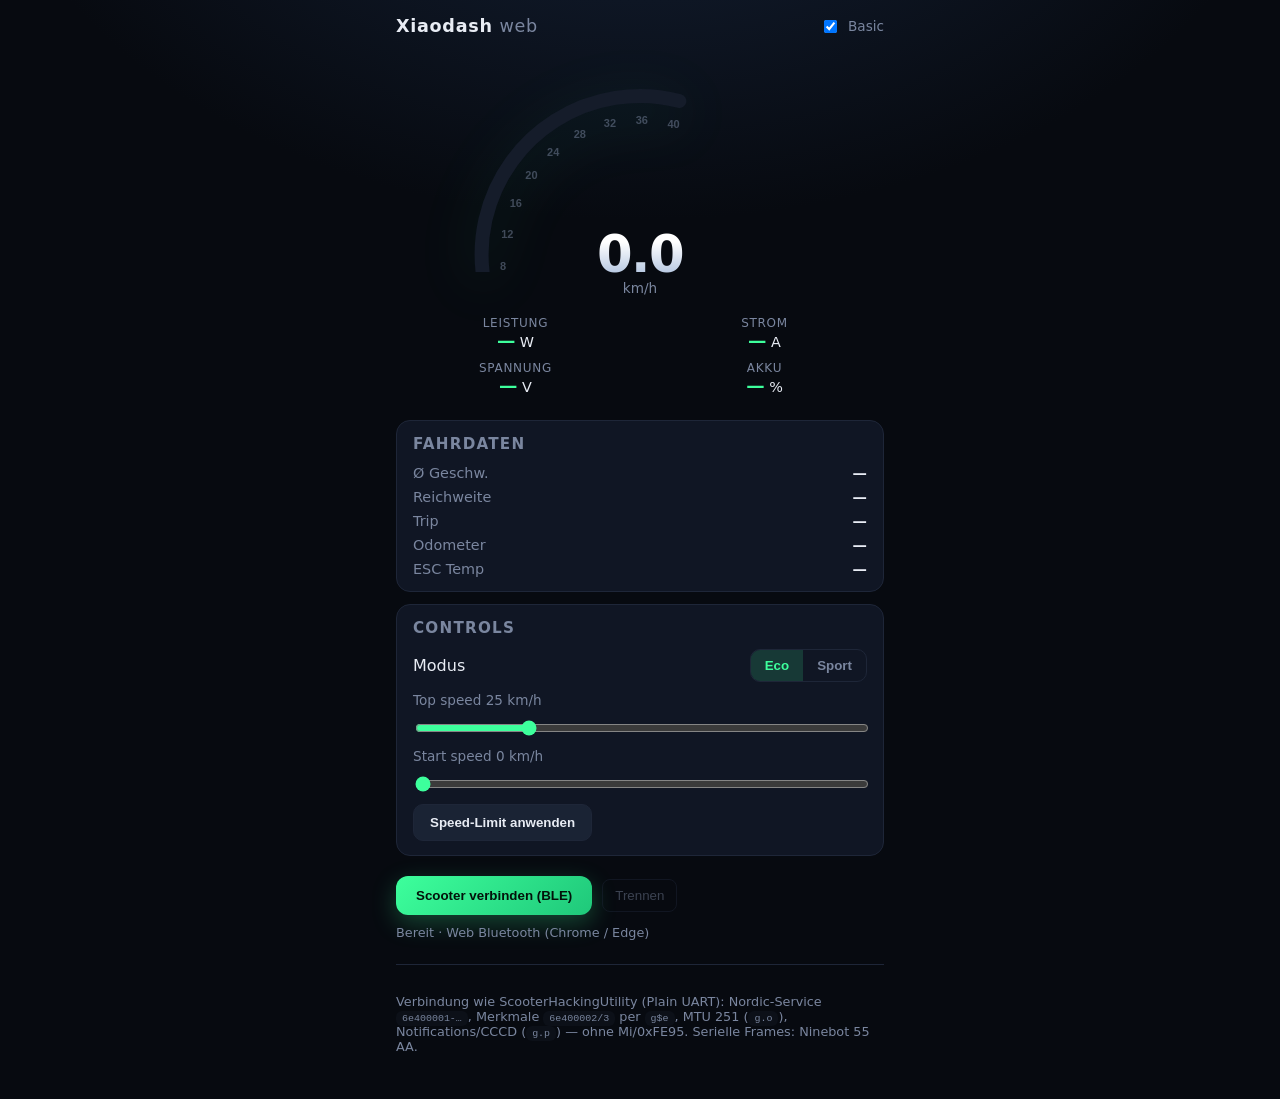
<file: web/index.html>
<!DOCTYPE html>
<html lang="de">
  <head>
    <meta charset="UTF-8" />
    <meta name="viewport" content="width=device-width, initial-scale=1, viewport-fit=cover" />
    <title>Xiaodash Web · M365</title>
    <link rel="stylesheet" href="./css/style.css" />
  </head>
  <body>
    <div class="app">
      <header class="top">
        <div class="brand">Xiaodash <span class="muted">web</span></div>
        <label class="basic-toggle" title="Basic: nur Fahren &amp; Daten, ohne Login/Werbung/Spenden">
          <input type="checkbox" id="basicMode" checked />
          <span>Basic</span>
        </label>
      </header>

      <section class="hero" id="dashSection">
        <canvas id="gauge" width="340" height="220" aria-label="Tachometer"></canvas>
        <div class="speed-readout">
          <span id="speedDisplay">0</span>
          <span class="unit">km/h</span>
        </div>
        <div class="sub-stats">
          <div><span class="lbl">Leistung</span><strong id="watts">—</strong> W</div>
          <div><span class="lbl">Strom</span><strong id="amps">—</strong> A</div>
          <div><span class="lbl">Spannung</span><strong id="volts">—</strong> V</div>
          <div><span class="lbl">Akku</span><strong id="batt">—</strong> %</div>
        </div>
      </section>

      <section class="grid">
        <div class="card">
          <h3>Fahrdaten</h3>
          <dl class="kv">
            <dt>Ø Geschw.</dt>
            <dd id="avgSpeed">—</dd>
            <dt>Reichweite</dt>
            <dd id="rangeKm">—</dd>
            <dt>Trip</dt>
            <dd id="tripStr">—</dd>
            <dt>Odometer</dt>
            <dd id="odo">—</dd>
            <dt>ESC Temp</dt>
            <dd id="tempEsc">—</dd>
          </dl>
        </div>
        <div class="card" id="controlsCard">
          <h3>Controls</h3>
          <div class="row">
            <span>Modus</span>
            <div class="seg" id="ecoSport">
              <button type="button" data-m="eco" class="active">Eco</button>
              <button type="button" data-m="sport">Sport</button>
            </div>
          </div>
          <div class="row slider-row">
            <label>Top speed <span id="topSpeedVal">25</span> km/h</label>
            <input type="range" id="topSpeed" min="1" max="100" value="25" />
          </div>
          <div class="row slider-row">
            <label>Start speed <span id="startSpeedVal">0</span> km/h</label>
            <input type="range" id="startSpeed" min="0" max="40" value="0" />
          </div>
          <p class="hint">
            Schreibt Register <code>0x73</code> (Serien-Firmware / Region abhängig). Cruise / Rekuperation sind
            Stock-Befehle.
          </p>
          <div class="btn-row">
            <button type="button" class="secondary" id="btnApplySpeed">Speed-Limit anwenden</button>
          </div>
        </div>
      </section>

      <section class="connect">
        <button type="button" class="primary" id="btnConnect">Scooter verbinden (BLE)</button>
        <button type="button" class="ghost" id="btnDisconnect" disabled>Trennen</button>
        <p class="status" id="status">Bereit · Web Bluetooth (Chrome / Edge)</p>
      </section>

      <section class="full-only" id="fullSection">
        <div class="card">
          <h3>Account</h3>
          <p class="muted small">
            Cloud-Login wie in der Android-App (Firebase) ist hier nicht eingebettet — bei Bedarf eigene Keys in
            <code>app.js</code> eintragen.
          </p>
          <div class="btn-row">
            <button type="button" class="ghost" disabled>Login</button>
            <button type="button" class="ghost" disabled>Aktivieren</button>
          </div>
        </div>
        <div class="card muted-card">
          <h3>Soundbox · Werbung · Spenden</h3>
          <p class="small">Platzhalter — in Basic ausgeblendet.</p>
          <button type="button" class="ghost" disabled>Watch Ad</button>
          <button type="button" class="ghost" disabled>Spenden</button>
        </div>
        <div class="card muted-card">
          <h3>App</h3>
          <button type="button" class="ghost" disabled>Daten löschen</button>
          <button type="button" class="ghost" disabled>Privacy</button>
          <button type="button" class="ghost" disabled>Changelog</button>
          <button type="button" class="ghost" disabled>Zahlungen</button>
        </div>
      </section>

      <footer class="foot">
        <p class="small muted">
          Verbindung wie ScooterHackingUtility (Plain UART): Nordic-Service
          <code>6e400001-…</code>, Merkmale <code>6e400002/3</code> per
          <code>g$e</code>, MTU 251 (<code>g.o</code>), Notifications/CCCD (<code>g.p</code>) — ohne Mi/0xFE95.
          Serielle Frames: Ninebot 55 AA.
        </p>
      </footer>
    </div>
    <script type="module" src="./js/app.js"></script>
  </body>
</html>
</file>
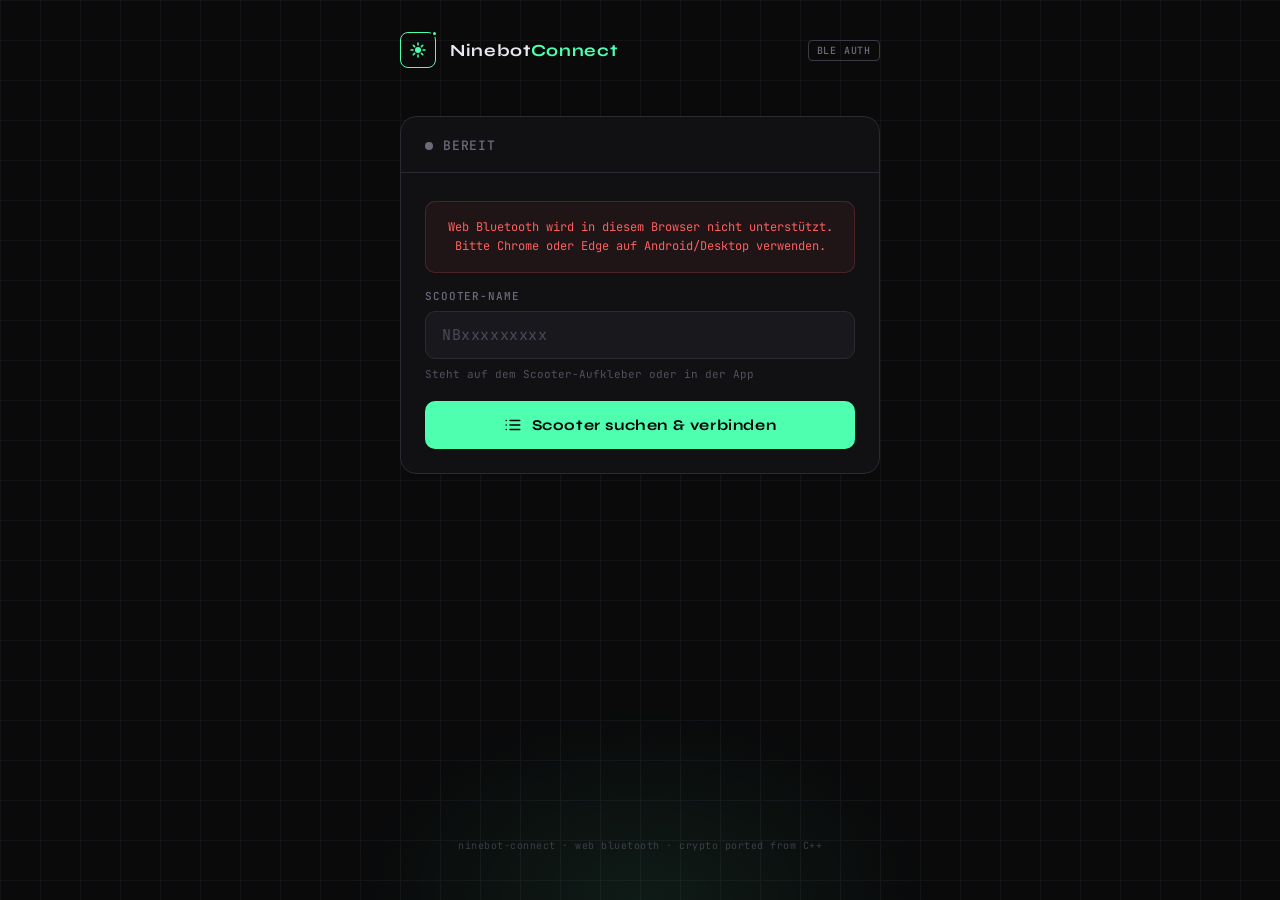
<file: nb.html>
<!DOCTYPE html>
<html lang="de">
<head>
<meta charset="UTF-8">
<meta name="viewport" content="width=device-width, initial-scale=1.0">
<title>Ninebot Connect</title>
<style>
  @import url('https://fonts.googleapis.com/css2?family=JetBrains+Mono:wght@300;400;500;700&family=Syne:wght@400;500;700;800&display=swap');

  :root {
    --bg:       #0a0a0b;
    --bg2:      #111114;
    --bg3:      #18181d;
    --border:   #2a2a32;
    --border2:  #3a3a46;
    --text:     #e8e8f0;
    --muted:    #6b6b7e;
    --accent:   #4fffb0;
    --accent2:  #00c97a;
    --warn:     #ffb84f;
    --err:      #ff5f5f;
    --info:     #5fc4ff;
    --mono:     'JetBrains Mono', monospace;
    --sans:     'Syne', sans-serif;
  }

  *, *::before, *::after { box-sizing: border-box; margin: 0; padding: 0; }

  html, body {
    height: 100%;
    background: var(--bg);
    color: var(--text);
    font-family: var(--sans);
    -webkit-font-smoothing: antialiased;
    overflow-x: hidden;
  }

  body {
    display: flex;
    flex-direction: column;
    min-height: 100dvh;
  }

  /* ── Background grid ── */
  body::before {
    content: '';
    position: fixed;
    inset: 0;
    background-image:
      linear-gradient(var(--border) 1px, transparent 1px),
      linear-gradient(90deg, var(--border) 1px, transparent 1px);
    background-size: 40px 40px;
    opacity: 0.35;
    pointer-events: none;
    z-index: 0;
  }

  body::after {
    content: '';
    position: fixed;
    bottom: -200px; left: 50%;
    transform: translateX(-50%);
    width: 600px; height: 400px;
    background: radial-gradient(ellipse, rgba(79,255,176,0.07) 0%, transparent 70%);
    pointer-events: none;
    z-index: 0;
  }

  .app {
    position: relative;
    z-index: 1;
    display: flex;
    flex-direction: column;
    align-items: center;
    padding: 32px 20px 48px;
    min-height: 100dvh;
    gap: 0;
  }

  /* ── Header ── */
  header {
    width: 100%;
    max-width: 480px;
    display: flex;
    align-items: center;
    gap: 14px;
    margin-bottom: 48px;
  }

  .logo-mark {
    width: 36px; height: 36px;
    border: 1.5px solid var(--accent);
    border-radius: 8px;
    display: flex; align-items: center; justify-content: center;
    position: relative;
    flex-shrink: 0;
  }

  .logo-mark svg { width: 18px; height: 18px; }

  .logo-dot {
    position: absolute;
    top: -3px; right: -3px;
    width: 7px; height: 7px;
    background: var(--accent);
    border-radius: 50%;
    border: 2px solid var(--bg);
  }

  .logo-text {
    font-size: 17px;
    font-weight: 700;
    letter-spacing: 0.04em;
    color: var(--text);
  }

  .logo-text span {
    color: var(--accent);
  }

  .badge {
    margin-left: auto;
    font-family: var(--mono);
    font-size: 10px;
    font-weight: 500;
    color: var(--muted);
    border: 1px solid var(--border2);
    padding: 3px 8px;
    border-radius: 4px;
    letter-spacing: 0.08em;
  }

  /* ── Card ── */
  .card {
    width: 100%;
    max-width: 480px;
    background: var(--bg2);
    border: 1px solid var(--border);
    border-radius: 16px;
    overflow: hidden;
  }

  .card-header {
    padding: 20px 24px 18px;
    border-bottom: 1px solid var(--border);
    display: flex;
    align-items: center;
    gap: 10px;
  }

  .card-header-icon {
    width: 8px; height: 8px;
    border-radius: 50%;
    background: var(--muted);
    flex-shrink: 0;
    transition: background 0.3s, box-shadow 0.3s;
  }

  .card-header-icon.active {
    background: var(--accent);
    box-shadow: 0 0 8px var(--accent);
    animation: pulse-dot 2s ease-in-out infinite;
  }

  .card-header-icon.warn { background: var(--warn); box-shadow: 0 0 8px var(--warn); animation: pulse-dot 1s ease-in-out infinite; }
  .card-header-icon.err  { background: var(--err);  box-shadow: 0 0 8px var(--err);  }

  @keyframes pulse-dot {
    0%, 100% { opacity: 1; }
    50%       { opacity: 0.5; }
  }

  .card-title {
    font-size: 13px;
    font-weight: 500;
    letter-spacing: 0.06em;
    color: var(--muted);
    text-transform: uppercase;
    font-family: var(--mono);
  }

  .card-body { padding: 28px 24px 24px; }

  /* ── Input group ── */
  .field {
    display: flex;
    flex-direction: column;
    gap: 8px;
    margin-bottom: 20px;
  }

  .field label {
    font-family: var(--mono);
    font-size: 11px;
    font-weight: 500;
    color: var(--muted);
    letter-spacing: 0.08em;
    text-transform: uppercase;
  }

  .field input {
    background: var(--bg3);
    border: 1px solid var(--border);
    border-radius: 10px;
    color: var(--text);
    font-family: var(--mono);
    font-size: 15px;
    font-weight: 400;
    padding: 13px 16px;
    outline: none;
    transition: border-color 0.2s, box-shadow 0.2s;
    letter-spacing: 0.04em;
    width: 100%;
  }

  .field input:focus {
    border-color: var(--accent2);
    box-shadow: 0 0 0 3px rgba(79,255,176,0.08);
  }

  .field input::placeholder { color: var(--muted); opacity: 0.6; }

  .field-hint {
    font-family: var(--mono);
    font-size: 11px;
    color: var(--muted);
    opacity: 0.7;
  }

  /* ── Button ── */
  .btn {
    width: 100%;
    padding: 15px 24px;
    border: none;
    border-radius: 10px;
    font-family: var(--sans);
    font-size: 15px;
    font-weight: 700;
    letter-spacing: 0.04em;
    cursor: pointer;
    transition: all 0.2s;
    display: flex;
    align-items: center;
    justify-content: center;
    gap: 10px;
    position: relative;
    overflow: hidden;
  }

  .btn-primary {
    background: var(--accent);
    color: #000;
  }

  .btn-primary:hover:not(:disabled) {
    background: #6fffbe;
    transform: translateY(-1px);
    box-shadow: 0 6px 24px rgba(79,255,176,0.25);
  }

  .btn-primary:active:not(:disabled) {
    transform: translateY(0);
    box-shadow: none;
  }

  .btn-primary:disabled {
    opacity: 0.35;
    cursor: not-allowed;
  }

  .btn-ghost {
    background: transparent;
    color: var(--muted);
    border: 1px solid var(--border);
    font-size: 13px;
  }

  .btn-ghost:hover:not(:disabled) {
    border-color: var(--border2);
    color: var(--text);
  }

  .btn svg { width: 18px; height: 18px; flex-shrink: 0; }

  /* ── Status block ── */
  .status-block {
    display: none;
    flex-direction: column;
    gap: 0;
    margin-top: 24px;
  }

  .status-block.visible { display: flex; }

  .status-line {
    display: flex;
    align-items: flex-start;
    gap: 12px;
    padding: 10px 0;
    border-bottom: 1px solid var(--border);
    animation: fadeIn 0.3s ease both;
  }

  .status-line:last-child { border-bottom: none; }

  @keyframes fadeIn {
    from { opacity: 0; transform: translateY(4px); }
    to   { opacity: 1; transform: translateY(0); }
  }

  .status-icon {
    font-family: var(--mono);
    font-size: 12px;
    width: 20px;
    flex-shrink: 0;
    margin-top: 1px;
    text-align: center;
  }

  .status-icon.ok   { color: var(--accent); }
  .status-icon.spin { color: var(--info); animation: spin 1s linear infinite; display: inline-block; }
  .status-icon.warn { color: var(--warn); }
  .status-icon.err  { color: var(--err); }

  @keyframes spin {
    from { transform: rotate(0deg); }
    to   { transform: rotate(360deg); }
  }

  .status-text {
    font-family: var(--mono);
    font-size: 12px;
    color: var(--text);
    line-height: 1.5;
    word-break: break-all;
  }

  .status-text .dim { color: var(--muted); }

  /* ── Power button prompt ── */
  .power-prompt {
    display: none;
    flex-direction: column;
    align-items: center;
    gap: 20px;
    margin-top: 28px;
    padding: 28px 20px;
    background: var(--bg3);
    border: 1px solid var(--warn);
    border-radius: 12px;
    text-align: center;
    animation: fadeIn 0.4s ease both;
  }

  .power-prompt.visible { display: flex; }

  .power-ring {
    width: 80px; height: 80px;
    border-radius: 50%;
    border: 2px solid var(--warn);
    display: flex; align-items: center; justify-content: center;
    position: relative;
    animation: ring-pulse 1.5s ease-in-out infinite;
  }

  @keyframes ring-pulse {
    0%, 100% { box-shadow: 0 0 0 0 rgba(255,184,79,0.4); }
    50%       { box-shadow: 0 0 0 14px rgba(255,184,79,0); }
  }

  .power-ring svg { width: 32px; height: 32px; color: var(--warn); }

  .power-prompt h3 {
    font-size: 16px;
    font-weight: 700;
    color: var(--warn);
    letter-spacing: 0.02em;
  }

  .power-prompt p {
    font-family: var(--mono);
    font-size: 12px;
    color: var(--muted);
    line-height: 1.6;
    max-width: 280px;
  }

  /* ── Connected state ── */
  .connected-card {
    display: none;
    flex-direction: column;
    gap: 16px;
    margin-top: 24px;
  }

  .connected-card.visible { display: flex; }

  .info-grid {
    display: grid;
    grid-template-columns: 1fr 1fr;
    gap: 10px;
  }

  .info-cell {
    background: var(--bg3);
    border: 1px solid var(--border);
    border-radius: 10px;
    padding: 14px 16px;
  }

  .info-cell-label {
    font-family: var(--mono);
    font-size: 10px;
    font-weight: 500;
    color: var(--muted);
    text-transform: uppercase;
    letter-spacing: 0.08em;
    margin-bottom: 6px;
  }

  .info-cell-value {
    font-family: var(--mono);
    font-size: 13px;
    font-weight: 500;
    color: var(--text);
    word-break: break-all;
  }

  .info-cell-value.accent { color: var(--accent); }

  .key-display {
    background: var(--bg3);
    border: 1px solid var(--border);
    border-radius: 10px;
    padding: 16px;
  }

  .key-display-label {
    font-family: var(--mono);
    font-size: 10px;
    font-weight: 500;
    color: var(--muted);
    text-transform: uppercase;
    letter-spacing: 0.08em;
    margin-bottom: 10px;
  }

  .key-bytes {
    display: flex;
    flex-wrap: wrap;
    gap: 5px;
  }

  .key-byte {
    font-family: var(--mono);
    font-size: 11px;
    background: var(--bg2);
    border: 1px solid var(--border);
    border-radius: 4px;
    padding: 3px 6px;
    color: var(--accent);
    animation: byteIn 0.3s ease both;
  }

  @keyframes byteIn {
    from { opacity: 0; transform: scale(0.8); }
    to   { opacity: 1; transform: scale(1); }
  }

  /* ── Raw log ── */
  .log-toggle {
    font-family: var(--mono);
    font-size: 11px;
    color: var(--muted);
    background: none;
    border: none;
    cursor: pointer;
    padding: 0;
    text-decoration: underline;
    text-decoration-style: dotted;
    margin-top: 8px;
    align-self: flex-start;
  }

  .raw-log {
    display: none;
    background: var(--bg);
    border: 1px solid var(--border);
    border-radius: 8px;
    padding: 12px;
    font-family: var(--mono);
    font-size: 10px;
    color: var(--muted);
    max-height: 160px;
    overflow-y: auto;
    line-height: 1.6;
    word-break: break-all;
    margin-top: 8px;
  }

  .raw-log.visible { display: block; }

  .log-line-in  { color: var(--accent); }
  .log-line-out { color: var(--info); }
  .log-line-sys { color: var(--muted); }

  /* ── Disconnect btn ── */
  .btn-danger {
    background: transparent;
    color: var(--err);
    border: 1px solid rgba(255,95,95,0.3);
    font-size: 13px;
  }

  .btn-danger:hover {
    background: rgba(255,95,95,0.07);
    border-color: var(--err);
  }

  /* ── BLE not supported ── */
  .ble-warning {
    display: none;
    background: rgba(255,95,95,0.06);
    border: 1px solid rgba(255,95,95,0.2);
    border-radius: 10px;
    padding: 16px;
    font-family: var(--mono);
    font-size: 12px;
    color: var(--err);
    line-height: 1.6;
    text-align: center;
    margin-bottom: 16px;
  }

  .ble-warning.visible { display: block; }

  /* ── Footer ── */
  footer {
    margin-top: auto;
    padding-top: 32px;
    font-family: var(--mono);
    font-size: 10px;
    color: var(--muted);
    opacity: 0.5;
    letter-spacing: 0.05em;
    text-align: center;
  }

  /* ── Scrollbar ── */
  ::-webkit-scrollbar { width: 4px; }
  ::-webkit-scrollbar-track { background: transparent; }
  ::-webkit-scrollbar-thumb { background: var(--border2); border-radius: 2px; }
</style>
</head>
<body>
<div class="app">

  <header>
    <div class="logo-mark">
      <svg viewBox="0 0 18 18" fill="none" xmlns="http://www.w3.org/2000/svg">
        <circle cx="9" cy="9" r="3" fill="var(--accent)"/>
        <path d="M9 2v2M9 14v2M2 9h2M14 9h2M4.22 4.22l1.42 1.42M12.36 12.36l1.42 1.42M4.22 13.78l1.42-1.42M12.36 5.64l1.42-1.42" stroke="var(--accent)" stroke-width="1.5" stroke-linecap="round"/>
      </svg>
      <div class="logo-dot"></div>
    </div>
    <div class="logo-text">Ninebot<span>Connect</span></div>
    <div class="badge">BLE AUTH</div>
  </header>

  <div class="card">
    <div class="card-header">
      <div class="card-header-icon" id="statusDot"></div>
      <div class="card-title" id="statusTitle">Bereit</div>
    </div>
    <div class="card-body">

      <div id="bleWarning" class="ble-warning">
        Web Bluetooth wird in diesem Browser nicht unterstützt.<br>
        Bitte Chrome oder Edge auf Android/Desktop verwenden.
      </div>

      <div id="connectSection">
        <div class="field">
          <label>Scooter-Name</label>
          <input type="text" id="scooterName" placeholder="NBxxxxxxxxx" maxlength="16" autocomplete="off" spellcheck="false"/>
          <div class="field-hint">Steht auf dem Scooter-Aufkleber oder in der App</div>
        </div>
        <button class="btn btn-primary" id="connectBtn" onclick="startConnect()">
          <svg viewBox="0 0 24 24" fill="none" stroke="currentColor" stroke-width="2" stroke-linecap="round" stroke-linejoin="round">
            <path d="M8 6h13M8 12h13M8 18h13M3 6h.01M3 12h.01M3 18h.01"/>
          </svg>
          Scooter suchen &amp; verbinden
        </button>
      </div>

      <div class="status-block" id="statusBlock"></div>

      <div class="power-prompt" id="powerPrompt">
        <div class="power-ring">
          <svg viewBox="0 0 24 24" fill="none" stroke="currentColor" stroke-width="1.8" stroke-linecap="round" stroke-linejoin="round">
            <path d="M18.36 6.64a9 9 0 1 1-12.73 0"/>
            <line x1="12" y1="2" x2="12" y2="12"/>
          </svg>
        </div>
        <h3>Power-Knopf drücken</h3>
        <p>Drücke jetzt den Ein/Aus-Knopf am Scooter, um die Verbindung zu autorisieren.</p>
      </div>

      <div class="connected-card" id="connectedCard">
        <div class="info-grid">
          <div class="info-cell">
            <div class="info-cell-label">Gerät</div>
            <div class="info-cell-value accent" id="infoDevice">—</div>
          </div>
          <div class="info-cell">
            <div class="info-cell-label">msg_it</div>
            <div class="info-cell-value" id="infoMsgIt">0</div>
          </div>
          <div class="info-cell">
            <div class="info-cell-label">Auth-Phase</div>
            <div class="info-cell-value accent" id="infoPhase">—</div>
          </div>
          <div class="info-cell">
            <div class="info-cell-label">Pakete</div>
            <div class="info-cell-value" id="infoPackets">0</div>
          </div>
        </div>
        <div class="key-display">
          <div class="key-display-label">Session Key (SHA1-Key)</div>
          <div class="key-bytes" id="keyBytes"></div>
        </div>
        <button class="log-toggle" onclick="toggleLog()">▸ Raw packet log</button>
        <div class="raw-log" id="rawLog"></div>
        <button class="btn btn-danger btn-ghost" onclick="doDisconnect()">Verbindung trennen</button>
      </div>

    </div>
  </div>

  <footer>ninebot-connect · web bluetooth · crypto ported from C++</footer>
</div>

<script>
// ════════════════════════════════════════════════════════════════
//  CRYPTO — NinebotCrypto JS port
//  AES-ECB via AES-CBC with zero IV (mathematically identical for one block)
//  SHA-1 via Web Crypto API
// ════════════════════════════════════════════════════════════════

const FW_DATA = new Uint8Array([
  0x97,0xCF,0xB8,0x02,0x84,0x41,0x43,0xDE,
  0x56,0x00,0x2B,0x3B,0x34,0x78,0x0A,0x5D
]);

class NinebotCrypto {
  constructor() {
    this.fwData        = FW_DATA.slice();
    this.randomBleData = new Uint8Array(16);
    this.randomAppData = new Uint8Array(16);
    this.sha1Key       = new Uint8Array(16);
    this.name          = new Uint8Array(16);
    this.msgIt         = 0;
  }

  setName(nameStr) {
    this.name.fill(0);
    for (let i = 0; i < Math.min(nameStr.length, 16); i++)
      this.name[i] = nameStr.charCodeAt(i);
  }

  // AES-ECB encrypt single 16-byte block using AES-CBC with zero IV
  async aesEcbEncrypt(data16, key16) {
    const cryptoKey = await crypto.subtle.importKey(
      'raw', key16, { name: 'AES-CBC' }, false, ['encrypt']
    );
    const zeroIV = new Uint8Array(16);
    const ct = await crypto.subtle.encrypt(
      { name: 'AES-CBC', iv: zeroIV },
      cryptoKey,
      data16
    );
    // AES-CBC with zero IV: first 16 bytes = ECB of the block
    return new Uint8Array(ct).slice(0, 16);
  }

  xor16(a, b) {
    const r = new Uint8Array(16);
    for (let i = 0; i < 16; i++) r[i] = a[i] ^ b[i];
    return r;
  }

  // SHA-1(Data1 || Data2) → first 16 bytes as sha1Key
  async calcSha1Key(data1, data2) {
    const combined = new Uint8Array(32);
    combined.set(data1, 0);
    combined.set(data2, 16);
    const hash = await crypto.subtle.digest('SHA-1', combined);
    this.sha1Key = new Uint8Array(hash).slice(0, 16);
  }

  async init() {
    // CalcSha1Key(name, fw_data)
    await this.calcSha1Key(this.name, this.fwData);
  }

  async cryptoFirst(data) {
    const result = new Uint8Array(data.length);
    let offset = 0;
    let remaining = data.length;
    while (remaining > 0) {
      const len = Math.min(remaining, 16);
      const block = new Uint8Array(16);
      block.set(data.slice(offset, offset + len));
      const aesKey  = await this.aesEcbEncrypt(this.fwData, this.sha1Key);
      const xored   = this.xor16(block, aesKey);
      result.set(xored.slice(0, len), offset);
      offset    += len;
      remaining -= len;
    }
    return result;
  }

  async cryptoNext(data, msgIt) {
    const result = new Uint8Array(data.length);
    const aesEnc = new Uint8Array(16);
    aesEnc[0] = 1;
    aesEnc[1] = (msgIt >>> 24) & 0xFF;
    aesEnc[2] = (msgIt >>> 16) & 0xFF;
    aesEnc[3] = (msgIt >>>  8) & 0xFF;
    aesEnc[4] = (msgIt >>>  0) & 0xFF;
    aesEnc.set(this.randomBleData.slice(0, 8), 5);
    aesEnc[15] = 0;

    let offset = 0;
    let remaining = data.length;
    while (remaining > 0) {
      aesEnc[15]++;
      const len = Math.min(remaining, 16);
      const block = new Uint8Array(16);
      block.set(data.slice(offset, offset + len));
      const aesKey = await this.aesEcbEncrypt(aesEnc, this.sha1Key);
      const xored  = this.xor16(block, aesKey);
      result.set(xored.slice(0, len), offset);
      offset    += len;
      remaining -= len;
    }
    return result;
  }

  calcCrcFirstMsg(data) {
    let crc = 0;
    for (const v of data) crc = (crc + v) & 0xFFFF;
    crc = (~crc) & 0xFFFF;
    return new Uint8Array([crc & 0xFF, (crc >> 8) & 0xFF]);
  }

  async calcCrcNextMsg(data, msgIt) {
    const aesEnc = new Uint8Array(16);
    const payloadLen = data.length - 3;

    aesEnc[0] = 89;
    aesEnc[1] = (msgIt >>> 24) & 0xFF;
    aesEnc[2] = (msgIt >>> 16) & 0xFF;
    aesEnc[3] = (msgIt >>>  8) & 0xFF;
    aesEnc[4] = (msgIt >>>  0) & 0xFF;
    aesEnc.set(this.randomBleData.slice(0, 8), 5);
    aesEnc[15] = payloadLen & 0xFF;

    let aesKey = await this.aesEcbEncrypt(aesEnc, this.sha1Key);
    let xorData2 = aesKey.slice();

    const xorData1a = new Uint8Array(16);
    xorData1a.set(data.slice(0, 3));
    let xorData = this.xor16(xorData1a, xorData2);
    aesKey = await this.aesEcbEncrypt(xorData, this.sha1Key);
    xorData2 = aesKey.slice();

    let byteIdx = 3;
    let remaining = payloadLen;
    while (remaining > 0) {
      const len = Math.min(remaining, 16);
      const block = new Uint8Array(16);
      block.set(data.slice(byteIdx, byteIdx + len));
      xorData = this.xor16(block, xorData2);
      aesKey = await this.aesEcbEncrypt(xorData, this.sha1Key);
      xorData2 = aesKey.slice();
      remaining -= len;
      byteIdx   += len;
    }

    aesEnc[0] = 1;
    aesEnc[15] = 0;
    aesKey = await this.aesEcbEncrypt(aesEnc, this.sha1Key);
    xorData = this.xor16(aesKey, xorData2);
    return xorData.slice(0, 4);
  }

  async decrypt(data) {
    const decrypted = new Uint8Array(data.length - 6);
    decrypted.set(data.slice(0, 3));

    let newMsgIt = this.msgIt;
    if ((newMsgIt & 0x8000) > 0 && (data[data.length - 2] >> 7) === 0)
      newMsgIt += 0x10000;

    newMsgIt = (newMsgIt & 0xFFFF0000) |
               ((data[data.length - 2] & 0xFF) << 8) |
               (data[data.length - 1] & 0xFF);

    const payloadLen = data.length - 9;
    const payload = data.slice(3, 3 + payloadLen);

    if (newMsgIt === 0) {
      const decPay = await this.cryptoFirst(payload);
      decrypted.set(decPay, 3);

      // Check for BLE random seed packet: 5A A5 1E 21 3E 5B
      if (decrypted[0]===0x5A && decrypted[1]===0xA5 && decrypted[2]===0x1E &&
          decrypted[3]===0x21 && decrypted[4]===0x3E && decrypted[5]===0x5B) {
        this.randomBleData = decrypted.slice(7, 23);
        await this.calcSha1Key(this.name, this.randomBleData);
      }
    } else if (newMsgIt > 0 && newMsgIt > this.msgIt) {
      const decPay = await this.cryptoNext(payload, newMsgIt);
      decrypted.set(decPay, 3);

      // Check for ACK packet: 5A A5 00 21 3E 5C 01
      if (decrypted[0]===0x5A && decrypted[1]===0xA5 && decrypted[2]===0x00 &&
          decrypted[3]===0x21 && decrypted[4]===0x3E && decrypted[5]===0x5C &&
          decrypted[6]===0x01) {
        await this.calcSha1Key(this.randomAppData, this.randomBleData);
      }

      this.msgIt = newMsgIt;
    }

    return decrypted;
  }

  async encrypt(data) {
    const payloadLen = data.length - 3;
    const payload = data.slice(3);
    const encrypted = new Uint8Array(payloadLen + 9);
    encrypted.set(data.slice(0, 3));

    if (this.msgIt === 0) {
      const crc     = this.calcCrcFirstMsg(payload);
      const encPay  = await this.cryptoFirst(payload);
      encrypted.set(encPay, 3);
      encrypted[payloadLen + 3] = 0;
      encrypted[payloadLen + 4] = 0;
      encrypted[payloadLen + 5] = crc[0];
      encrypted[payloadLen + 6] = crc[1];
      encrypted[payloadLen + 7] = 0;
      encrypted[payloadLen + 8] = 0;
      this.msgIt++;
    } else {
      this.msgIt++;
      const crc    = await this.calcCrcNextMsg(data, this.msgIt);
      const encPay = await this.cryptoNext(payload, this.msgIt);
      encrypted.set(encPay, 3);
      encrypted.set(crc, payloadLen + 3);
      encrypted[payloadLen + 7] = (this.msgIt >>> 8) & 0xFF;
      encrypted[payloadLen + 8] = this.msgIt & 0xFF;

      // Store app random if sending app challenge
      if (data[0]===0x5A && data[1]===0xA5 && data[2]===0x10 &&
          data[3]===0x3E && data[4]===0x21 && data[5]===0x5C && data[6]===0x00) {
        this.randomAppData = data.slice(7, 23);
      }
    }

    return encrypted.slice(0, payloadLen + 9);
  }
}

// ════════════════════════════════════════════════════════════════
//  BLE UUIDs (Ninebot UART service)
// ════════════════════════════════════════════════════════════════
const UART_SERVICE   = '6e400001-b5a3-f393-e0a9-e50e24dcca9e';
const UART_TX        = '6e400002-b5a3-f393-e0a9-e50e24dcca9e'; // write
const UART_RX        = '6e400003-b5a3-f393-e0a9-e50e24dcca9e'; // notify

// ════════════════════════════════════════════════════════════════
//  APP STATE
// ════════════════════════════════════════════════════════════════
let crypto_  = null;
let device_  = null;
let server_  = null;
let txChar_  = null;
let rxChar_  = null;
let authPhase = 0;   // 0=init 1=ble_challenge 2=waiting_power 3=done
let packetCount = 0;
let logVisible = false;

// ════════════════════════════════════════════════════════════════
//  UI HELPERS
// ════════════════════════════════════════════════════════════════
function toHex(bytes) {
  return Array.from(bytes).map(b => b.toString(16).padStart(2,'0').toUpperCase()).join(' ');
}

function setDot(state) {
  const d = document.getElementById('statusDot');
  d.className = 'card-header-icon';
  if (state) d.classList.add(state);
}

function setTitle(t) {
  document.getElementById('statusTitle').textContent = t;
}

function log(icon, msg, iconClass='') {
  const block = document.getElementById('statusBlock');
  block.classList.add('visible');
  const line = document.createElement('div');
  line.className = 'status-line';
  line.innerHTML = `<span class="status-icon ${iconClass}">${icon}</span><span class="status-text">${msg}</span>`;
  block.appendChild(line);
  line.scrollIntoView({ behavior: 'smooth', block: 'nearest' });
}

function rawLog(dir, bytes) {
  const el = document.getElementById('rawLog');
  const cls = dir === 'in' ? 'log-line-in' : dir === 'out' ? 'log-line-out' : 'log-line-sys';
  const prefix = dir === 'in' ? '← RX' : dir === 'out' ? '→ TX' : '·';
  el.innerHTML += `<div class="${cls}">${prefix} ${toHex(bytes)}</div>`;
  el.scrollTop = el.scrollHeight;
}

function toggleLog() {
  logVisible = !logVisible;
  const el = document.getElementById('rawLog');
  el.classList.toggle('visible', logVisible);
  document.querySelector('.log-toggle').textContent =
    (logVisible ? '▾' : '▸') + ' Raw packet log';
}

function updateInfoPanel() {
  document.getElementById('infoMsgIt').textContent = crypto_?.msgIt ?? 0;
  document.getElementById('infoPackets').textContent = packetCount;
  const phases = ['Init', 'BLE Challenge', 'Warte auf Power', 'Authenticated'];
  document.getElementById('infoPhase').textContent = phases[authPhase] ?? '—';
}

function showKeyBytes() {
  const el = document.getElementById('keyBytes');
  el.innerHTML = '';
  Array.from(crypto_.sha1Key).forEach((b, i) => {
    const span = document.createElement('span');
    span.className = 'key-byte';
    span.style.animationDelay = (i * 40) + 'ms';
    span.textContent = b.toString(16).padStart(2,'0').toUpperCase();
    el.appendChild(span);
  });
}

// ════════════════════════════════════════════════════════════════
//  BLE CONNECT
// ════════════════════════════════════════════════════════════════
async function startConnect() {
  const nameEl = document.getElementById('scooterName');
  const name = nameEl.value.trim();
  if (!name) { nameEl.focus(); return; }

  if (!navigator.bluetooth) {
    document.getElementById('bleWarning').classList.add('visible');
    return;
  }

  document.getElementById('connectBtn').disabled = true;
  document.getElementById('statusBlock').innerHTML = '';
  document.getElementById('powerPrompt').classList.remove('visible');
  document.getElementById('connectedCard').classList.remove('visible');
  authPhase = 0; packetCount = 0;

  setDot('active'); setTitle('Verbinde …');

  // Init crypto
  crypto_ = new NinebotCrypto();
  crypto_.setName(name);
  await crypto_.init();
  log('✓', `Crypto initialisiert für <span class="dim">"${name}"</span>`, 'ok');
  log('✓', `Init-SHA1-Key: <span class="dim">${toHex(crypto_.sha1Key)}</span>`, 'ok');

  try {
    log('◌', 'Öffne BLE-Geräteauswahl …', 'spin');
    device_ = await navigator.bluetooth.requestDevice({
      filters: [
        { namePrefix: 'NB' },
        { namePrefix: 'Ninebot' },
        { namePrefix: 'MiScooter' },
        { namePrefix: name.slice(0, 4) }
      ],
      optionalServices: [UART_SERVICE]
    });

    // Remove spin log entry, add ok
    const lastLine = document.querySelector('#statusBlock .status-line:last-child');
    if (lastLine) lastLine.querySelector('.status-icon').className = 'status-icon ok';
    if (lastLine) lastLine.querySelector('.status-icon').textContent = '✓';
    if (lastLine) lastLine.querySelector('.status-text').innerHTML =
      `Gerät gewählt: <span class="dim">${device_.name}</span>`;

    device_.addEventListener('gattserverdisconnected', onDisconnected);

    log('◌', 'Verbinde mit GATT-Server …', 'spin');
    server_ = await device_.gatt.connect();
    updateLogLastLine('✓', `GATT verbunden`, 'ok');

    log('◌', 'Hole UART-Service …', 'spin');
    const service = await server_.getPrimaryService(UART_SERVICE);
    updateLogLastLine('✓', 'UART-Service gefunden', 'ok');

    log('◌', 'Hole Charakteristiken …', 'spin');
    txChar_ = await service.getCharacteristic(UART_TX);
    rxChar_ = await service.getCharacteristic(UART_RX);
    updateLogLastLine('✓', 'TX/RX Charakteristiken bereit', 'ok');

    rxChar_.addEventListener('characteristicvaluechanged', onNotify);
    await rxChar_.startNotifications();
    log('✓', 'Notifications aktiv — warte auf Scooter …', 'ok');

    setDot('warn'); setTitle('Warte auf Challenge …');
    document.getElementById('infoDevice').textContent = device_.name || name;
    authPhase = 1;
    updateInfoPanel();

  } catch (err) {
    log('✕', `Fehler: ${err.message}`, 'err');
    setDot('err'); setTitle('Verbindungsfehler');
    document.getElementById('connectBtn').disabled = false;
  }
}

function updateLogLastLine(icon, msg, cls) {
  const lines = document.querySelectorAll('#statusBlock .status-line');
  if (!lines.length) return;
  const last = lines[lines.length - 1];
  last.querySelector('.status-icon').className = `status-icon ${cls}`;
  last.querySelector('.status-icon').textContent = icon;
  last.querySelector('.status-text').innerHTML = msg;
}

// ════════════════════════════════════════════════════════════════
//  BLE NOTIFY HANDLER
// ════════════════════════════════════════════════════════════════
async function onNotify(event) {
  const raw = new Uint8Array(event.target.value.buffer);
  packetCount++;
  rawLog('in', raw);
  updateInfoPanel();

  try {
    const decrypted = await crypto_.decrypt(raw);
    rawLog('sys', decrypted); // show decrypted in log

    const h = decrypted;

    // Phase 1: BLE sent its random → recalculated sha1Key → now send app random
    if (authPhase === 1 &&
        h[0]===0x5A && h[1]===0xA5 && h[2]===0x1E &&
        h[3]===0x21 && h[4]===0x3E && h[5]===0x5B) {

      log('✓', `BLE-Random empfangen: <span class="dim">${toHex(crypto_.randomBleData)}</span>`, 'ok');
      log('✓', `Neuer SHA1-Key: <span class="dim">${toHex(crypto_.sha1Key)}</span>`, 'ok');

      // Generate app random
      const appRandom = crypto.getRandomValues(new Uint8Array(16));
      // Build app challenge packet
      const appPacket = new Uint8Array(3 + 1 + 16);
      appPacket[0] = 0x5A; appPacket[1] = 0xA5; appPacket[2] = 0x10;
      appPacket[3] = 0x3E; appPacket[4] = 0x21; appPacket[5] = 0x5C; appPacket[6] = 0x00;
      appPacket.set(appRandom, 7);

      const encPacket = await crypto_.encrypt(appPacket);
      rawLog('out', encPacket);
      await txChar_.writeValue(encPacket);
      packetCount++;

      log('✓', `App-Challenge gesendet <span class="dim">(msg_it=${crypto_.msgIt})</span>`, 'ok');
      authPhase = 2;
      document.getElementById('powerPrompt').classList.add('visible');
      setDot('warn'); setTitle('Power-Knopf drücken');
      updateInfoPanel();
    }

    // Phase 2: Scooter confirmed → authenticated
    if (authPhase === 2 &&
        h[0]===0x5A && h[1]===0xA5 && h[2]===0x00 &&
        h[3]===0x21 && h[4]===0x3E && h[5]===0x5C && h[6]===0x01) {

      document.getElementById('powerPrompt').classList.remove('visible');
      log('✓', 'Authentifizierung bestätigt!', 'ok');
      log('✓', `Session-Key: <span class="dim">${toHex(crypto_.sha1Key)}</span>`, 'ok');

      authPhase = 3;
      setDot('active'); setTitle('Authenticated ✓');
      document.getElementById('connectedCard').classList.add('visible');
      updateInfoPanel();
      showKeyBytes();
    }

    updateInfoPanel();

  } catch (err) {
    rawLog('sys', new TextEncoder().encode('ERR: ' + err.message));
  }
}

// ════════════════════════════════════════════════════════════════
//  DISCONNECT
// ════════════════════════════════════════════════════════════════
function onDisconnected() {
  setDot('err'); setTitle('Getrennt');
  log('!', 'BLE-Verbindung getrennt', 'warn');
  document.getElementById('connectBtn').disabled = false;
  device_ = null; server_ = null; txChar_ = null; rxChar_ = null;
  authPhase = 0;
}

async function doDisconnect() {
  if (device_?.gatt?.connected) {
    device_.gatt.disconnect();
  }
  document.getElementById('connectedCard').classList.remove('visible');
  document.getElementById('powerPrompt').classList.remove('visible');
  document.getElementById('connectBtn').disabled = false;
}

// ════════════════════════════════════════════════════════════════
//  INIT
// ════════════════════════════════════════════════════════════════
if (!navigator.bluetooth) {
  document.getElementById('bleWarning').classList.add('visible');
}

// Enter on input
document.getElementById('scooterName').addEventListener('keydown', e => {
  if (e.key === 'Enter') startConnect();
});
</script>
</body>
</html>
</file>
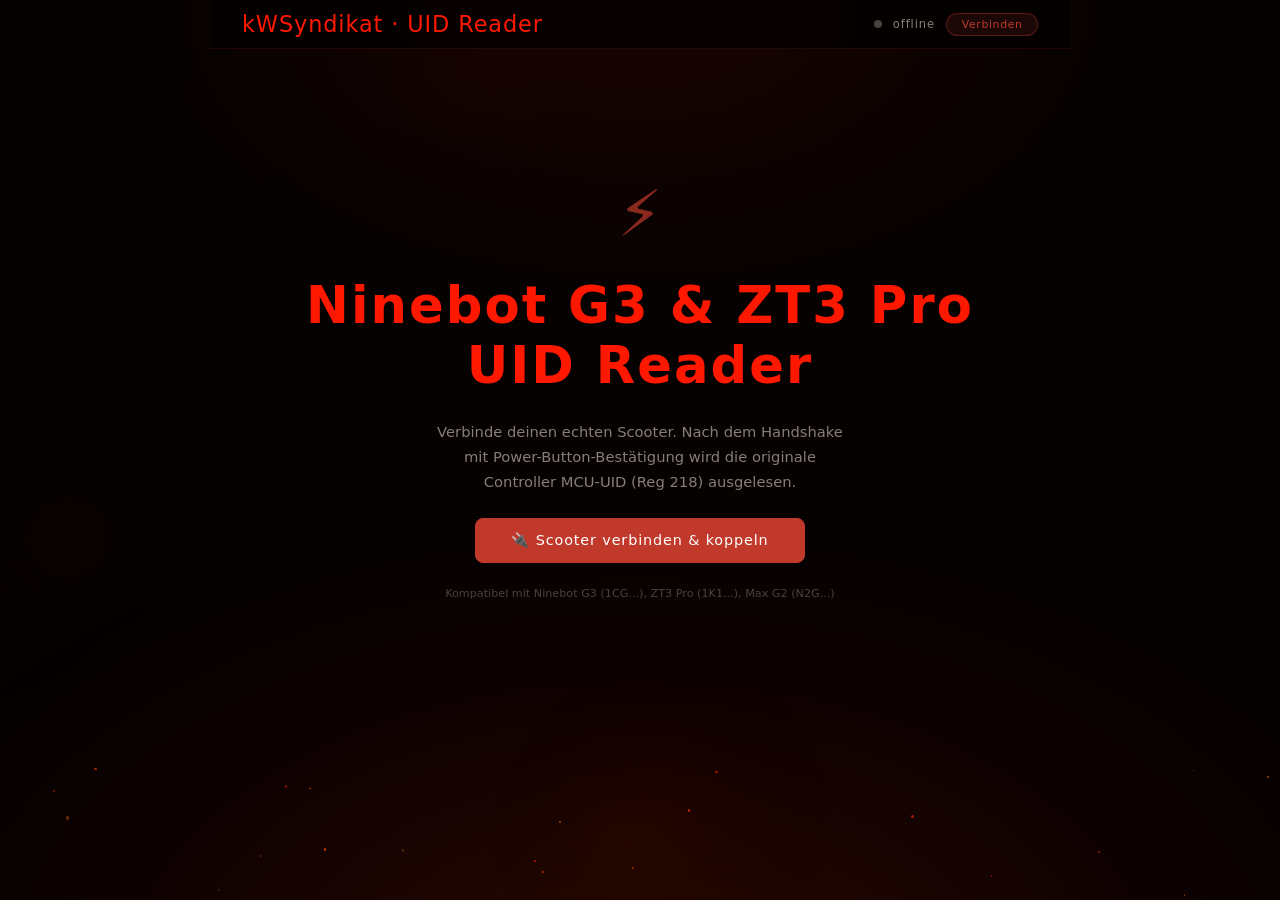
<file: neinbot.html>
<!DOCTYPE html>
<html lang="de">
<head>
<meta charset="UTF-8">
<meta name="viewport" content="width=device-width, initial-scale=1.0">
<title>kWSyndikat · Ninebot UID & Tuning Reader</title>
<style>
@font-face{font-family:"DxrkFont";src:url("https://files.catbox.moe/u8vo6e.ttf") format("truetype");font-display:swap}
@font-face{font-family:"DxrkBody";src:url("https://files.catbox.moe/4bsmy6.ttf") format("opentype");font-display:swap}
*{margin:0;padding:0;box-sizing:border-box}
:root{
  --r:#c0392b;--r2:#8b0000;--r3:#e84030;--bg:#060202;
  --surface:rgba(18,5,5,.88);--surface2:rgba(26,7,7,.92);
  --text:#e8d5d0;--text2:rgba(232,213,208,.58);--text3:rgba(232,213,208,.3);
  --border:rgba(192,57,43,.15);--border2:rgba(192,57,43,.38);
  --ok:#4caf50;--warn:#ffa726;
  --rad:16px;--rad2:12px;--rad3:8px;
  --font:"DxrkFont",system-ui,sans-serif;--body:"DxrkBody",system-ui,sans-serif;
}
html{scroll-behavior:smooth;-webkit-font-smoothing:antialiased}
body{background:var(--bg);color:var(--text);font-family:var(--body);overflow-x:hidden;min-height:100vh}
canvas#hellbg{position:fixed;inset:0;width:100%;height:100%;pointer-events:none;z-index:0}
.heat-bottom{position:fixed;bottom:-10vh;left:50%;transform:translateX(-50%);width:130vw;height:55vh;background:radial-gradient(ellipse at 50% 100%,rgba(180,40,0,.2),rgba(120,0,0,.08) 45%,transparent 70%);pointer-events:none;z-index:0;animation:breathe 6s ease-in-out infinite}
.heat-top{position:fixed;top:0;left:50%;transform:translateX(-50%);width:80vw;height:35vh;background:radial-gradient(ellipse at 50% 0%,rgba(150,20,0,.14),transparent 70%);pointer-events:none;z-index:0;animation:breathe 9s ease-in-out infinite reverse}
@keyframes breathe{0%,100%{opacity:.6}50%{opacity:1}}
.ember{position:fixed;border-radius:50%;pointer-events:none;z-index:1;animation:emberRise linear infinite}
@keyframes emberRise{0%{transform:translateY(0) translateX(0);opacity:.85}100%{transform:translateY(-110vh) translateX(var(--ex));opacity:0}}
#app{position:relative;z-index:2;max-width:860px;margin:0 auto;padding:80px clamp(1rem,4vw,2rem) 2rem;min-height:100vh;display:flex;flex-direction:column;gap:1.5rem}
.nav{position:sticky;top:0;z-index:100;display:flex;align-items:center;justify-content:space-between;background:rgba(4,1,1,.82);backdrop-filter:blur(18px);-webkit-backdrop-filter:blur(18px);border-bottom:1px solid var(--border);margin:-80px -2rem 0;padding:.7rem clamp(1rem,4vw,2rem)}
.nav-logo{font-size:1.4rem;color:#ff1800;letter-spacing:.04em;font-family:var(--font)}
.nav-status{display:flex;align-items:center;gap:.7rem;font-size:.72rem;letter-spacing:.08em;color:var(--text2)}
.nav-dot{width:8px;height:8px;border-radius:50%;background:var(--text3);transition:background .3s}
.nav-dot.on{background:var(--ok);box-shadow:0 0 12px rgba(76,175,80,.5);animation:pulse-dot 2s ease-in-out infinite}
@keyframes pulse-dot{0%,100%{opacity:1}50%{opacity:.4}}
.nav-btn{background:rgba(192,57,43,.12);border:1px solid var(--border2);color:var(--r);padding:.25rem .9rem;border-radius:20px;font-size:.68rem;letter-spacing:.06em;cursor:pointer;font-family:var(--body);transition:.22s}
.nav-btn:hover{background:rgba(192,57,43,.22);border-color:var(--r);color:var(--text)}
.nav-btn:disabled{opacity:.4;cursor:default;pointer-events:none}
.card{background:var(--surface);border:1px solid var(--border);border-radius:var(--rad);padding:1.5rem 1.7rem;transition:border-color .3s,background .3s}
.card:hover{border-color:var(--border2);background:var(--surface2)}
.card-title{font-family:var(--font);font-size:1.05rem;letter-spacing:.06em;color:var(--text);margin-bottom:.15rem}
.card-sub{font-size:.76rem;color:var(--text2);margin-bottom:1rem;line-height:1.55}
.card-divider{height:1px;background:linear-gradient(to right,transparent,var(--border2),transparent);margin:.8rem 0 1.1rem}
.row{display:flex;align-items:center;justify-content:space-between;gap:.8rem 1.2rem;padding:.65rem 0;border-bottom:1px solid rgba(139,0,0,.07);flex-wrap:wrap}
.row:last-child{border-bottom:none}
.row-label{font-size:.82rem;color:var(--text2);letter-spacing:.04em;min-width:120px;flex:0 0 auto}
.row-value{font-family:var(--font);font-size:1rem;color:var(--text);font-variant-numeric:tabular-nums}
.btn{display:inline-flex;align-items:center;gap:.4rem;font-family:var(--body);font-size:.78rem;letter-spacing:.06em;border-radius:var(--rad3);padding:.55rem 1.3rem;cursor:pointer;transition:.22s;border:1px solid transparent;background:transparent;color:var(--text2)}
.btn:active{transform:scale(.97)}
.btn-red{background:var(--r);color:#fff;border-color:var(--r)}
.btn-red:hover{background:var(--r3);box-shadow:0 6px 28px rgba(192,57,43,.4);transform:translateY(-2px)}
.btn-outline{border-color:var(--border2);color:var(--text2)}
.btn-outline:hover{color:var(--text);border-color:var(--r);background:rgba(192,57,43,.07);transform:translateY(-2px)}
.btn-sm{padding:.35rem .9rem;font-size:.68rem}
.btn:disabled{opacity:.4;cursor:default;pointer-events:none}
.btn-group{display:flex;gap:.6rem;flex-wrap:wrap;margin-top:.6rem;align-items:center}
.unlock-page{display:flex;flex-direction:column;align-items:center;justify-content:center;min-height:70vh;text-align:center;gap:1.5rem}
.unlock-page .hero-icon{font-size:4rem;color:var(--r);opacity:.7;animation:breathe 4s ease-in-out infinite}
.unlock-page h1{font-family:var(--font);font-size:clamp(2rem,6vw,3.2rem);color:#ff1800;letter-spacing:.04em}
.unlock-page p{max-width:420px;color:var(--text2);font-size:.92rem;line-height:1.7}
.unlock-page .btn{font-size:.9rem;padding:.8rem 2.2rem}
#powerHint{background:rgba(42,28,28,.95);border:1px solid #ff4a30;color:#ffdede;padding:14px 18px;border-radius:10px;font-size:1rem;display:none;text-align:center;font-weight:700;animation:pulse 1.5s infinite;}
#powerHint.active{display:block}
@keyframes pulse{0%{opacity:.85;transform:scale(.99)}50%{opacity:1;transform:scale(1.01)}100%{opacity:.85;transform:scale(.99)}}
.status-pill{font-size:.68rem;letter-spacing:.06em;padding:.2rem .6rem;border-radius:12px;border:1px solid var(--border2);color:var(--text2)}
.status-pill.ok{border-color:var(--ok);color:var(--ok)}
.status-pill.err{border-color:var(--r);color:var(--r)}
.status-pill.loading{border-color:var(--warn);color:var(--warn)}
</style>
</head>
<body>
<canvas id="hellbg"></canvas>
<div class="heat-bottom"></div>
<div class="heat-top"></div>
<div id="app">
  <nav class="nav">
    <span class="nav-logo">kWSyndikat · UID Reader</span>
    <div class="nav-status">
      <span class="nav-dot" id="navDot"></span>
      <span id="navLabel">offline</span>
      <button class="nav-btn" id="connectBtn">Verbinden</button>
    </div>
  </nav>
  <div id="powerHint">🚨 SCOOTER PIEPT: Bitte jetzt den <strong>Power-Button</strong> am E-Scooter drücken!</div>
  <div id="content">
    <div id="unlockPage" class="unlock-page">
      <div class="hero-icon">⚡</div>
      <h1>Ninebot G3 & ZT3 Pro UID Reader</h1>
      <p>Verbinde deinen echten Scooter. Nach dem Handshake mit Power-Button-Bestätigung wird die originale Controller MCU-UID (Reg 218) ausgelesen.</p>
      <button class="btn btn-red" id="unlockConnectBtn">🔌 Scooter verbinden & koppeln</button>
      <div style="font-size:.7rem;color:var(--text3)">Kompatibel mit Ninebot G3 (1CG...), ZT3 Pro (1K1...), Max G2 (N2G...)</div>
    </div>
    <div id="dashboard" style="display:none">
      
      <!-- HAUPT-CARD: 1DRAGON CONTROLLER MCU-UID -->
      <div class="card" style="border: 2px solid #238636; background: rgba(20, 35, 20, 0.95); margin-bottom: 1rem;">
        <div style="font-size:.65rem; letter-spacing:.16em; color:#3FB950; font-weight:700; margin-bottom:.3rem;">1DRAGON · CONTROLLER HARDWARE-UID</div>
        <div class="card-title" style="color:#FFF; font-size:1.2rem;">Controller MCU-UID (Register 218)</div>
        <div class="card-sub" style="color:#A1D8A1;">Diese 12-Byte Hardware-UID ist das Gegenstück zu deiner 1Dragon-Lizenz. Kopiere sie und füge sie im Emulator ein.</div>
        
        <div class="row">
          <span class="row-label">Controller UID (Hex):</span>
          <span class="row-value" id="dispUidHex" style="color:#58A6FF; font-family:monospace; font-size:1.15rem; font-weight:700; word-break:break-all;">Lese aus…</span>
        </div>
        <div class="row">
          <span class="row-label">Seriennummer (Reg 16):</span>
          <span class="row-value" id="dispSn" style="color:#7EE787; font-family:monospace;">—</span>
        </div>
        <div class="row">
          <span class="row-label">Hardware-Status (Reg 23):</span>
          <span class="row-value" id="dispHw" style="color:#79C0FF; font-family:monospace;">—</span>
        </div>
        <div class="row">
          <span class="row-label">Erkannter ESC-Node:</span>
          <span class="row-value" id="dispNode" style="color:var(--text2); font-family:monospace;">—</span>
        </div>
        
        <div class="btn-group" style="margin-top:1.2rem;">
          <button class="btn btn-red" id="copyUidBtn" style="background:#238636; border-color:#2ea043; font-size:.9rem; padding:.7rem 1.6rem;">📋 UID in Zwischenablage kopieren</button>
          <button class="btn btn-outline" id="rereadUidBtn">🔄 Neu auslesen</button>
          <span class="status-pill ok" id="uidPill">Bereit</span>
        </div>
      </div>

    </div><!-- /dashboard -->
  </div><!-- /content -->
</div><!-- /app -->

<script>
/* ============================================================
   1. Nbc / TEA / Frame-Stack (1:1 aus funktionierendem kWSyndikat)
   ============================================================ */
var X={HOST:62,ESC:32,VCU:22,MCU:2,BLE:4,BMS:7};
function Ia(e){if(e.data.length>255)throw RangeError("frame too long");var t=new Uint8Array(7+e.data.length);t[0]=0x5A;t[1]=0xA5;t[2]=e.data.length;t[3]=e.src;t[4]=e.dst;t[5]=e.cmd;t[6]=e.arg;t.set(e.data,7);return t}
function La(e){if(e.length<7||e[0]!==0x5A||e[1]!==0xA5)return null;var t=e[2];if(e.length<7+t)return null;return{src:e[3],dst:e[4],cmd:e[5],arg:e[6],data:e.slice(7,7+t)}}
var Tp=2654435769,Ep=32;
function Dp(e,t){return(e[t]|e[t+1]<<8|e[t+2]<<16|e[t+3]<<24)>>>0}
function Op(e,t,n){e[t]=n&255;e[t+1]=(n>>>8)&255;e[t+2]=(n>>>16)&255;e[t+3]=(n>>>24)&255}
function kp(e){if(e.length!==16)throw Error("key must be 16 bytes");return[Dp(e,0),Dp(e,4),Dp(e,8),Dp(e,12)]}
function Ap(e){var t=new Uint8Array(16);Op(t,0,e[0]);Op(t,4,e[1]);Op(t,8,e[2]);Op(t,12,e[3]);return t}
function jp(e){var t=Ap(e);for(var n=0;n<16;n++)t[n]=(t[n]+n)&255;return kp(t)}
function Mp(e,t,n){var r=e>>>0,i=t>>>0,a=0;for(var o=0;o<Ep;o++){a=(a+Tp)>>>0;r=(r+(((i<<4)>>>0)+n[0]>>>0^i+a>>>0^((i>>>5)+n[1])>>>0))>>>0;i=(i+(((r<<4)>>>0)+n[2]>>>0^r+a>>>0^((r>>>5)+n[3])>>>0))>>>0}return[r,i]}
function Np(e,t,n){var r=e>>>0,i=t>>>0,a=(Tp*Ep)>>>0;for(var o=0;o<Ep;o++){i=(i-(((r<<4)>>>0)+n[2]>>>0^r+a>>>0^((r>>>5)+n[3])>>>0))>>>0;r=(r-(((i<<4)>>>0)+n[0]>>>0^i+a>>>0^((i>>>5)+n[1])>>>0))>>>0;a=(a-Tp)>>>0}return[r,i]}
var Bo=Uint8Array.of(151,207,184,2,132,65,67,222,86,0,43,59,52,120,10,93);
async function Uo(e,t){if(e.length!==16||t.length!==16)throw Error("16 bytes");var n=new Uint8Array(32);n.set(e,0);n.set(t,16);return new Uint8Array(await crypto.subtle.digest("SHA-1",n)).slice(0,16)}
async function Vo(e,t){var n=await crypto.subtle.importKey("raw",e,{name:"AES-CBC"},false,["encrypt"]);return new Uint8Array(await crypto.subtle.encrypt({name:"AES-CBC",iv:new Uint8Array(16)},n,t)).slice(0,16)}

class Nbc{
  constructor(name){var enc=new TextEncoder();var d=typeof name==="string"?enc.encode(name):name;this.nameData=new Uint8Array(16);this.nameData.set(d.subarray(0,Math.min(16,d.length)));this.bleData=new Uint8Array(16);this.appData=new Uint8Array(16);this.sha1=null;this.msgIt=0;this.peerAddr=0;this.initialKeyTail=new Uint8Array(14);this.initialKeyReceived=false;this.recalcReceived=false;this.pairedReceived=false}
  async init(){this.sha1=await Uo(this.nameData,Bo)}
  setAppData(d){if(d.length!==16)throw Error("app_data must be 16 bytes");this.appData=d.slice()}
  async cryptoFirst(e){var t=await Vo(this.sha1,Bo);var n=new Uint8Array(e.length);for(var r=0;r<e.length;r+=16){var i=Math.min(16,e.length-r);for(var a=0;a<i;a++)n[r+a]=e[r+a]^t[a]}return n}
  async cryptoNext(e,t){var n=new Uint8Array(16);n[0]=1;n[1]=(t>>>24)&255;n[2]=(t>>>16)&255;n[3]=(t>>>8)&255;n[4]=t&255;n.set(this.bleData.subarray(0,8),5);var r=new Uint8Array(e.length),i=0;for(var a=0;a<e.length;a+=16){i+=1;n[15]=i&255;var o=await Vo(this.sha1,n);var s=Math.min(16,e.length-a);for(var c=0;c<s;c++)r[a+c]=e[a+c]^o[c]}return r}
  async computeMac(e,t){var n=e.length-3,r=new Uint8Array(16);r[0]=89;r[1]=(t>>>24)&255;r[2]=(t>>>16)&255;r[3]=(t>>>8)&255;r[4]=t&255;r.set(this.bleData.subarray(0,8),5);r[15]=n&255;var i=await Vo(this.sha1,r);var a=new Uint8Array(16);a.set(e.subarray(0,3),0);i=await Vo(this.sha1,(function(b,c){var d=new Uint8Array(16);for(var f=0;f<16;f++)d[f]=b[f]^c[f];return d})(a,i));for(var o=0;o<n;o+=16){var s=new Uint8Array(16);var l=Math.min(16,n-o);s.set(e.subarray(3+o,3+o+l),0);i=await Vo(this.sha1,(function(b,c){var d=new Uint8Array(16);for(var f=0;f<16;f++)d[f]=b[f]^c[f];return d})(s,i))}var u=new Uint8Array(16);u[0]=1;u[1]=(t>>>24)&255;u[2]=(t>>>16)&255;u[3]=(t>>>8)&255;u[4]=t&255;u.set(this.bleData.subarray(0,8),5);var p=await Vo(this.sha1,u);return Uint8Array.of(p[0]^i[0],p[1]^i[1],p[2]^i[2],p[3]^i[3])}
  async decrypt(e){if(e.length<9||e[0]!==0x5A||e[1]!==0xA5)return null;var t=this.msgIt,n=(e[e.length-2]<<8|e[e.length-1])&0xFFFF;if((t&0x8000)&&!(e[e.length-2]>>7))t+=0x10000;var r=(t&0xFFFF0000)|n;var i=e.length-9,a=e.slice(3,3+i),o=e.slice(0,3);var s=new Uint8Array(3+i);s.set(o,0);if(r===0){var c=await this.cryptoFirst(a);s.set(c,3);if(s.length>=23&&s[2]>=22&&s[4]===62&&s[5]===91&&s[6]===1){this.bleData=s.slice(7,23);this.peerAddr=s[3];if(s.length>=37)this.initialKeyTail=s.slice(23,37);this.sha1=this.appData.some(e=>e!==0)?await Uo(this.appData,this.bleData):await Uo(this.nameData,this.bleData);this.initialKeyReceived=true}return s}var l=await this.cryptoNext(a,r);s.set(l,3);if(s.length>=23&&s[2]===16&&s[3]===62&&s[5]===92&&s[6]===0)this.appData=s.slice(7,23);if(s.length>=7&&s[2]===0&&s[4]===62&&s[5]===92&&s[6]===1){this.sha1=await Uo(this.appData,this.bleData);this.recalcReceived=true}if(s.length>=7&&s[2]===0&&s[4]===62&&s[5]===93&&s[6]===1)this.pairedReceived=true;this.msgIt=r;return s}
  async encrypt(e){if(e[0]!==0x5A||e[1]!==0xA5)throw Error("frame must start with 5A A5");var t=e.slice(0,3),n=e.slice(3);if(this.msgIt===0){var r=0;for(var o of n)r=(r+o)&0xFFFF;var i=((r^0xFFFF)&0xFFFF);var a=await this.cryptoFirst(n);var s=new Uint8Array(3+a.length+6);s.set(t,0);s.set(a,3);s[3+a.length+2]=i&255;s[3+a.length+3]=(i>>>8)&255;return s}this.msgIt+=1;var c=await this.computeMac(e,this.msgIt);var l=await this.cryptoNext(n,this.msgIt);var u=new Uint8Array(3+l.length+6);u.set(t,0);u.set(l,3);u.set(c,3+l.length);u[3+l.length+4]=(this.msgIt>>>8)&255;u[3+l.length+5]=this.msgIt&255;return u}
}

function createFrameAssembler(ble,overheadFn){
  var listeners=new Set(),buf=new Uint8Array(0);
  var unsub=ble.onTx(function(chunk){
    var merged=new Uint8Array(buf.length+chunk.length);merged.set(buf,0);merged.set(chunk,buf.length);buf=merged;
    while(buf.length>=3){
      var start=-1;for(var i=0;i<=buf.length-2;i++){if(buf[i]===0x5A&&buf[i+1]===0xA5){start=i;break}}
      if(start<0){buf=buf.subarray(buf.length-1);break}
      if(start>0)buf=buf.subarray(start);
      if(buf.length<3)break;
      var frameLen=3+buf[2]+overheadFn();
      if(buf.length<frameLen)break;
      var frame=buf.subarray(0,frameLen).slice();buf=buf.subarray(frameLen);
      listeners.forEach(function(cb){cb(frame)});
    }
  });
  return{onFrame:function(cb){listeners.add(cb);return function(){listeners.delete(cb)}},stop:function(){unsub();listeners.clear();buf=new Uint8Array(0)}}
}

class NbcSession{
  constructor(ble,bleName,store){
    this.ble=ble;this.bleName=bleName;
    this.store=store||{load:async()=>null,save:async()=>{},delete:async()=>{}};
    this.pending=[];this.dstTails=new Map();this.phase="connecting";this.nbc=null;
    this._powerHintCb=null;
    this.assembler=createFrameAssembler(this.ble,function(){return 10});
    this._unsubFrame=this.assembler.onFrame((raw)=>this._handleIncoming(raw));
  }
  onPowerHint(cb){this._powerHintCb=cb}
  async start(){
    this.phase="connecting";this.nbc=new Nbc(this.bleName);await this.nbc.init();
    var cached=await this.store.load(this.ble.id);
    if(cached&&cached.length===16){
      this.nbc.setAppData(cached);
      try{await this._requestInitialKeyWithFallback();await this._waitForConfirmReady();this.phase="ready";return}catch(e){await this.store.delete(this.ble.id)}
    }
    await this._requestInitialKeyWithFallback();
    this.phase="awaiting-power-button";
    if(this._powerHintCb)this._powerHintCb(true);
    for(var i=0;i<4;i++)await this._sendSaveAppKey();
    await this._waitForRecalcKey();
    if(this._powerHintCb)this._powerHintCb(false);
    this.phase="saving-app-key";
    await this._waitForConfirmReady();
    try{await this.store.save(this.ble.id,this.nbc.appData)}catch(e){}
    this.phase="ready";
  }
  async _requestInitialKeyWithFallback(){
    await this._sendRequestInitialKey(X.BLE);
    try{await this._waitForInitialKey(4000);return}catch(e){}
    await this._sendRequestInitialKey(33);
    await this._waitForInitialKey(6000);
  }
  async _sendRequestInitialKey(dst){var f=Uint8Array.of(0x5A,0xA5,0,62,dst,91,0);await this.ble.write(await this.nbc.encrypt(f),true)}
  async _waitForInitialKey(timeout){var t=Date.now();while(!this.nbc.initialKeyReceived){if(Date.now()-t>timeout)throw new Error("INITIAL_KEY not received");await new Promise(r=>setTimeout(r,100))}}
  async _sendSaveAppKey(){var app=crypto.getRandomValues(new Uint8Array(16));this.nbc.setAppData(app);var dst=this.nbc.peerAddr||X.BLE;var f=new Uint8Array(23);f.set([0x5A,0xA5,16,62,dst,92,0],0);f.set(app,7);await this.ble.write(await this.nbc.encrypt(f),true)}
  async _waitForRecalcKey(timeout){timeout=timeout||60000;var t=Date.now(),last=Date.now();while(!this.nbc.recalcReceived){if(Date.now()-t>timeout)throw new Error("RECALC_KEY not received – power button not pressed");if(Date.now()-last>500){await this._sendSaveAppKey();last=Date.now()}await new Promise(r=>setTimeout(r,50))}}
  async _sendConfirmReady(){var dst=this.nbc.peerAddr||X.BLE;var f=new Uint8Array(21);f.set([0x5A,0xA5,14,62,dst,93,0],0);f.set(this.nbc.initialKeyTail,7);await this.ble.write(await this.nbc.encrypt(f),true)}
  async _waitForConfirmReady(timeout){timeout=timeout||10000;var t=Date.now(),last=Date.now();while(!this.nbc.pairedReceived){if(Date.now()-t>timeout)throw new Error("D0 confirm not acked");if(Date.now()-last>500){await this._sendConfirmReady();last=Date.now()}await new Promise(r=>setTimeout(r,50))}}
  async _handleIncoming(raw){
    if(!this.nbc)return;
    var dec;try{dec=await this.nbc.decrypt(raw)}catch(e){return}
    if(!dec)return;
    var frame=La(dec);if(!frame)return;
    if(frame.src===this.nbc.peerAddr&&(frame.cmd===91||frame.cmd===92||frame.cmd===93))return;
    var idx=this.pending.findIndex(e=>e.target===frame.src&&(!e.expectedCmd||e.expectedCmd.has(frame.cmd)));
    if(idx>=0){var entry=this.pending.splice(idx,1)[0];clearTimeout(entry.timer);entry.resolve(frame)}
  }
  async request(frame,timeout,opts){
    var dst=frame.dst;
    var prev=this.dstTails.get(dst)||Promise.resolve();
    var run=prev.then(()=>this._doRequest(frame,timeout,opts),()=>this._doRequest(frame,timeout,opts));
    var tailGuard=run.then(()=>undefined,()=>undefined);
    this.dstTails.set(dst,tailGuard);
    tailGuard.then(()=>{if(this.dstTails.get(dst)===tailGuard)this.dstTails.delete(dst)});
    return run;
  }
  async _doRequest(frame,timeout,opts){
    return new Promise((resolve,reject)=>{
      var data=Ia(frame);
      var expected=(opts&&opts.expectedCmd)?new Set(Array.isArray(opts.expectedCmd)?opts.expectedCmd:[opts.expectedCmd]):null;
      var entry={target:frame.dst,expectedCmd:expected,resolve,reject};
      var timer=setTimeout(()=>{var idx=this.pending.indexOf(entry);if(idx>=0)this.pending.splice(idx,1);reject(new Error("timeout 0x"+frame.dst.toString(16)+" cmd=0x"+frame.cmd.toString(16)+" arg=0x"+frame.arg.toString(16)))},timeout||10000);
      entry.timer=timer;this.pending.push(entry);
      this.nbc.encrypt(data).then(enc=>this.ble.write(enc,true)).catch(err=>{clearTimeout(timer);var idx=this.pending.indexOf(entry);if(idx>=0)this.pending.splice(idx,1);reject(err)});
    });
  }
  async readRegister(dst,reg,len,timeout){
    var f={src:X.HOST,dst:dst,cmd:1,arg:reg,data:Uint8Array.of(len&255,(len>>8)&255)};
    var resp=await this.request(f,timeout||2500,{expectedCmd:4});
    if(resp.arg!==reg)throw new Error("readRegister arg mismatch");
    if(resp.data.length<len)throw new Error("readRegister length mismatch");
    return resp.data;
  }
  async close(){this.assembler.stop();this.pending.forEach(e=>{clearTimeout(e.timer);e.reject(new Error("session closed"))});this.pending=[];await this.ble.disconnect()}
}

const SERVICE_UUID="6e400001-b5a3-f393-e0a9-e50e24dcca9e";
const RX_UUID="6e400002-b5a3-f393-e0a9-e50e24dcca9e";
const TX_UUID="6e400003-b5a3-f393-e0a9-e50e24dcca9e";
class BleDevice{
  constructor(device){this.device=device;this.id=device.id;this.name=device.name||"Scooter";this._txChar=null;this._rxChar=null;this._listeners=[];this._disconnectCbs=[];this._connected=false;this._writeChain=Promise.resolve()}
  async connect(){var server=await this.device.gatt.connect();var svc=await server.getPrimaryService(SERVICE_UUID);this._rxChar=await svc.getCharacteristic(RX_UUID);this._txChar=await svc.getCharacteristic(TX_UUID);await this._txChar.startNotifications();this._txChar.addEventListener("characteristicvaluechanged",this._onValue.bind(this));this.device.addEventListener("gattserverdisconnected",this._onDisconnect.bind(this));this._connected=true}
  _onValue(ev){var val=ev.target.value;if(val){var data=new Uint8Array(val.buffer,val.byteOffset,val.byteLength).slice();for(var cb of this._listeners)cb(data)}}
  _onDisconnect(){this._connected=false;for(var cb of this._disconnectCbs)cb()}
  onTx(cb){return this.onData(cb)}
  onData(cb){this._listeners.push(cb);return()=>{var i=this._listeners.indexOf(cb);if(i>=0)this._listeners.splice(i,1)}}
  onDisconnect(cb){this._disconnectCbs.push(cb);return()=>{var i=this._disconnectCbs.indexOf(cb);if(i>=0)this._disconnectCbs.splice(i,1)}}
  write(data,withResponse){var buf=new Uint8Array(data).buffer;var run=this._writeChain.then(async()=>{if(withResponse&&this._rxChar.writeValueWithResponse){try{await this._rxChar.writeValueWithResponse(buf);return}catch(e){}}if(this._rxChar.writeValueWithoutResponse)await this._rxChar.writeValueWithoutResponse(buf);else await this._rxChar.writeValue(buf)});this._writeChain=run.then(()=>undefined,()=>undefined);return run}
  async disconnect(){try{await this._txChar.stopNotifications()}catch(e){}if(this.device.gatt&&this.device.gatt.connected)this.device.gatt.disconnect();this._connected=false}
}

/* ============================================================
   2. UID & Scooter Data Reader
   ============================================================ */
var session=null,nbcSession=null;

var connectBtn=document.getElementById("connectBtn");
var navDot=document.getElementById("navDot");
var navLabel=document.getElementById("navLabel");
var unlockPage=document.getElementById("unlockPage");
var dashboard=document.getElementById("dashboard");
var powerHint=document.getElementById("powerHint");

var dispUidHex=document.getElementById("dispUidHex");
var dispSn=document.getElementById("dispSn");
var dispHw=document.getElementById("dispHw");
var dispNode=document.getElementById("dispNode");
var copyUidBtn=document.getElementById("copyUidBtn");
var rereadUidBtn=document.getElementById("rereadUidBtn");
var uidPill=document.getElementById("uidPill");

function hex(u8){return Array.from(u8).map(b=>b.toString(16).padStart(2,"0")).join("")}

async function readUidAndInfo(){
  if(!nbcSession)return;
  dispUidHex.textContent="Lese Reg 218 aus…";
  uidPill.textContent="Lese…";
  uidPill.className="status-pill loading";

  var candidateNodes=[32, 22, 2];
  var uidBytes=null, usedNode=null;

  for(var node of candidateNodes){
    try{
      uidBytes=await nbcSession.readRegister(node, 218, 12, 2500);
      if(uidBytes&&uidBytes.length>=12){
        usedNode=node;
        break;
      }
    }catch(e){
      console.log("Node "+node+" failed for Reg 218: "+e.message);
    }
  }

  if(uidBytes){
    var u12=uidBytes.slice(0,12);
    var uHex=hex(u12);
    dispUidHex.textContent=uHex;
    dispNode.textContent="Node "+usedNode+" (0x"+usedNode.toString(16)+")";
    window.__capturedUidHex=uHex;
    uidPill.textContent="UID gelesen ✓";
    uidPill.className="status-pill ok";
  }else{
    dispUidHex.textContent="Fehler: Reg 218 nicht lesbar";
    uidPill.textContent="Fehler";
    uidPill.className="status-pill err";
  }

  var targetNode=usedNode||32;
  try{
    var snBytes=await nbcSession.readRegister(targetNode, 16, 14, 2000);
    var snStr=new TextDecoder().decode(snBytes).replace(/[^\x20-\x7E]/g,"").trim();
    dispSn.textContent=snStr+" ("+hex(snBytes)+")";
    window.__capturedSn=snStr;
  }catch(e){
    try{
      var snBytes2=await nbcSession.readRegister(22, 16, 14, 2000);
      var snStr2=new TextDecoder().decode(snBytes2).replace(/[^\x20-\x7E]/g,"").trim();
      dispSn.textContent=snStr2+" ("+hex(snBytes2)+")";
      window.__capturedSn=snStr2;
    }catch(e2){
      dispSn.textContent="nicht lesbar";
    }
  }

  try{
    var hwBytes=await nbcSession.readRegister(targetNode, 23, 2, 2000);
    dispHw.textContent="0x"+hex(hwBytes)+" ("+hwBytes[0]+", "+hwBytes[1]+")";
  }catch(e){
    try{
      var hwBytes2=await nbcSession.readRegister(22, 23, 2, 2000);
      dispHw.textContent="0x"+hex(hwBytes2)+" ("+hwBytes2[0]+", "+hwBytes2[1]+")";
    }catch(e2){
      dispHw.textContent="—";
    }
  }
}

copyUidBtn.addEventListener("click",()=>{
  var val=window.__capturedUidHex;
  if(!val||val.length<10){
    alert("Noch keine gültige UID ausgelesen!");
    return;
  }
  navigator.clipboard.writeText(val).then(()=>{
    copyUidBtn.textContent="✅ UID in Zwischenablage kopiert!";
    setTimeout(()=>{copyUidBtn.textContent="📋 UID in Zwischenablage kopieren";},2500);
  }).catch(e=>{alert("Kopieren fehlgeschlagen: "+e);});
});

rereadUidBtn.addEventListener("click",()=>readUidAndInfo());

/* Connect */
connectBtn.addEventListener("click",async()=>{
  if(nbcSession){
    await nbcSession.close();nbcSession=null;session=null;
    connectBtn.textContent="Verbinden";navDot.className="nav-dot";navLabel.textContent="offline";
    unlockPage.style.display="flex";dashboard.style.display="none";powerHint.classList.remove("active");
    return;
  }
  try{
    navLabel.textContent="Suche…";connectBtn.disabled=true;
    var device=await navigator.bluetooth.requestDevice({
      filters:[
        {namePrefix:"1CG"},
        {namePrefix:"1K1"},
        {namePrefix:"N2G"},
        {namePrefix:"Ninebot"},
        {namePrefix:"Segway"}
      ],
      optionalServices:[SERVICE_UUID]
    });
    navLabel.textContent="Verbinde…";
    session=new BleDevice(device);await session.connect();
    navLabel.textContent="Handshake…";
    var store={
      load:async(id)=>{var raw=localStorage.getItem("nbc_"+id);return raw?new Uint8Array(JSON.parse(raw)):null},
      save:async(id,data)=>{localStorage.setItem("nbc_"+id,JSON.stringify(Array.from(data)))},
      delete:async(id)=>{localStorage.removeItem("nbc_"+id)}
    };
    nbcSession=new NbcSession(session,device.name,store);
    nbcSession.onPowerHint((show)=>{if(show)powerHint.classList.add("active");else powerHint.classList.remove("active")});
    session.onDisconnect(()=>{
      navLabel.textContent="getrennt";connectBtn.textContent="Verbinden";navDot.className="nav-dot";
      powerHint.classList.remove("active");unlockPage.style.display="flex";dashboard.style.display="none";
      nbcSession=null;session=null;
    });
    await nbcSession.start();
    navDot.className="nav-dot on";
    navLabel.textContent="verbunden · "+(device.name||"Scooter");
    connectBtn.textContent="Trennen";connectBtn.disabled=false;powerHint.classList.remove("active");
    unlockPage.style.display="none";dashboard.style.display="block";
    
    await readUidAndInfo();
  }catch(err){
    console.error(err);
    navLabel.textContent="Fehler: "+err.message;connectBtn.disabled=false;navDot.className="nav-dot";powerHint.classList.remove("active");
    if(nbcSession){try{await nbcSession.close()}catch(e){}nbcSession=null;session=null}
    unlockPage.style.display="flex";dashboard.style.display="none";
  }
});
document.getElementById("unlockConnectBtn").addEventListener("click",()=>connectBtn.click());

(function spawnEmbers(){var cols=["rgba(255,70,0,","rgba(220,30,0,","rgba(255,110,0,"];for(var i=0;i<22;i++){var el=document.createElement("div");el.className="ember";var sz=Math.random()*2.5+.8,col=cols[i%3],a=(Math.random()*.55+.25).toFixed(2),dur=(Math.random()*10+6).toFixed(1),delay=(Math.random()*14).toFixed(1),ex=(Math.random()*100-50).toFixed(0)+"px";el.style.cssText="width:"+sz+"px;height:"+sz+"px;background:"+col+a+");left:"+Math.random()*100+"vw;bottom:"+Math.random()*15+"vh;--ex:"+ex+";animation-duration:"+dur+"s;animation-delay:"+delay+"s";document.body.appendChild(el)}})();
(function hellCanvas(){var c=document.getElementById("hellbg"),ctx=c.getContext("2d"),W,H,orbs=[];function resize(){W=c.width=window.innerWidth;H=c.height=window.innerHeight}resize();window.addEventListener("resize",resize);for(var i=0;i<7;i++){var fromBottom=i<4;orbs.push({x:Math.random()*W,y:fromBottom?H*.6+Math.random()*H*.4:Math.random()*H*.3,r:Math.random()*220+100,vx:(Math.random()-.5)*.25,vy:fromBottom?-(Math.random()*.12+.04):Math.random()*.08-.04,a:Math.random()*.04+.012,col:Math.random()>.4?"170,25,0":"90,0,0"})}function draw(){ctx.clearRect(0,0,W,H);orbs.forEach(function(o){var g=ctx.createRadialGradient(o.x,o.y,0,o.x,o.y,o.r);g.addColorStop(0,"rgba("+o.col+","+o.a+")");g.addColorStop(1,"transparent");ctx.fillStyle=g;ctx.beginPath();ctx.arc(o.x,o.y,o.r,0,Math.PI*2);ctx.fill();o.x+=o.vx;o.y+=o.vy;if(o.y<-o.r){o.y=H+o.r;o.x=Math.random()*W}if(o.y>H+o.r){o.y=-o.r;o.x=Math.random()*W}if(o.x<-o.r)o.x=W+o.r;if(o.x>W+o.r)o.x=-o.r});requestAnimationFrame(draw)}draw()})();
console.log("kWSyndikat · Ninebot UID Reader ready");
</script>
</body>
</html>
</file>
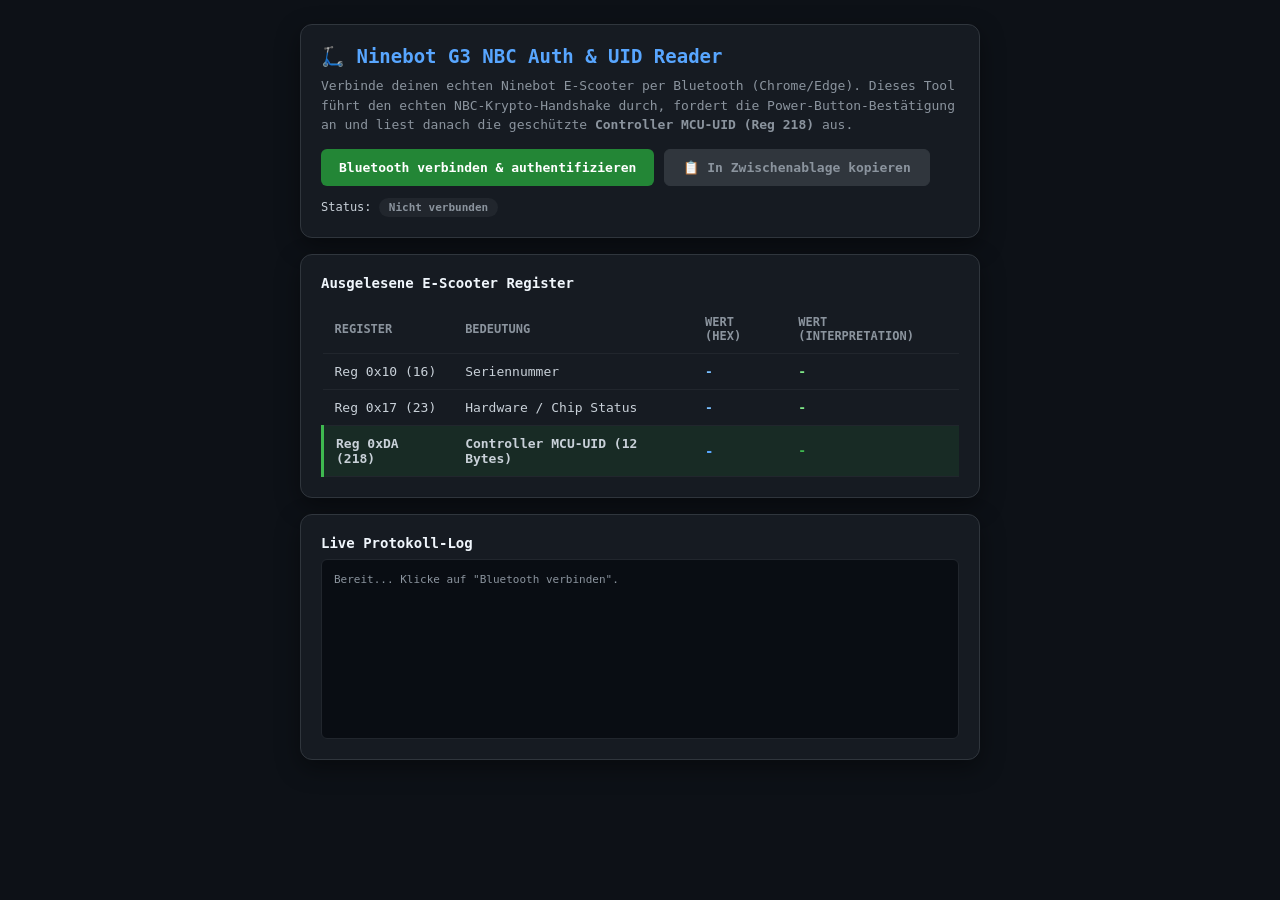
<file: reader.html>
<!DOCTYPE html>
<html lang="de">
<head>
  <meta charset="UTF-8">
  <meta name="viewport" content="width=device-width, initial-scale=1.0">
  <title>Ninebot G3 NBC Authenticator & UID Reader</title>
  <style>
    * { box-sizing: border-box; margin: 0; padding: 0; font-family: -apple-system, BlinkMacSystemFont, "Segoe UI", Roboto, monospace; }
    body { background: #0D1117; color: #C9D1D9; padding: 24px; display: flex; justify-content: center; }
    .container { max-width: 680px; width: 100%; display: flex; flex-direction: column; gap: 16px; }
    .card { background: #161B22; border: 1px solid #30363D; border-radius: 12px; padding: 20px; box-shadow: 0 8px 24px rgba(0,0,0,0.4); }
    h1 { font-size: 19px; color: #58A6FF; margin-bottom: 8px; display: flex; align-items: center; gap: 8px; }
    p { font-size: 13px; color: #8B949E; line-height: 1.5; }
    .alert-banner {
      display: none; margin-top: 14px; padding: 14px 18px; border-radius: 8px; font-weight: 600; font-size: 14px;
      text-align: center; animation: pulse 1.5s infinite;
    }
    .alert-press { background: #E3B341; color: #0D1117; border: 2px solid #F0883E; display: block; }
    .alert-success { background: #238636; color: #FFF; border: 1px solid #3FB950; display: block; }
    @keyframes pulse { 0% { opacity: 0.85; transform: scale(0.99); } 50% { opacity: 1; transform: scale(1.01); } 100% { opacity: 0.85; transform: scale(0.99); } }
    .btn-row { display: flex; gap: 10px; margin-top: 14px; flex-wrap: wrap; }
    button {
      background: #238636; color: #FFF; border: none; padding: 10px 18px; border-radius: 6px;
      font-size: 13px; font-weight: 600; cursor: pointer; transition: all 0.2s;
    }
    button:hover { background: #2EA043; }
    button:disabled { background: #30363D; color: #8B949E; cursor: not-allowed; }
    .btn-secondary { background: #21262D; border: 1px solid #30363D; color: #C9D1D9; }
    .btn-secondary:hover { background: #30363D; }
    .table { width: 100%; border-collapse: collapse; margin-top: 14px; font-size: 13px; }
    .table th, .table td { padding: 10px 12px; border-bottom: 1px solid #21262D; text-align: left; }
    .table th { color: #8B949E; font-size: 12px; text-transform: uppercase; }
    .val-hex { color: #79C0FF; font-family: monospace; font-weight: 700; word-break: break-all; }
    .val-text { color: #7EE787; font-weight: 600; }
    .log-box {
      background: #090D13; border: 1px solid #21262D; border-radius: 6px; padding: 12px;
      font-size: 11px; height: 180px; overflow-y: auto; color: #8B949E; font-family: monospace; line-height: 1.4;
    }
    .status-pill {
      display: inline-block; padding: 3px 10px; border-radius: 12px; font-size: 11px;
      font-weight: 600; background: #21262D; color: #8B949E;
    }
    .status-pill.connected { background: rgba(56, 139, 253, 0.2); color: #58A6FF; border: 1px solid #1F6FEB; }
    .status-pill.paired { background: rgba(46, 160, 67, 0.2); color: #3FB950; border: 1px solid #238636; }
  </style>
</head>
<body>
  <div class="container">
    <div class="card">
      <h1>🛴 Ninebot G3 NBC Auth & UID Reader</h1>
      <p>Verbinde deinen echten Ninebot E-Scooter per Bluetooth (Chrome/Edge). Dieses Tool führt den echten NBC-Krypto-Handshake durch, fordert die Power-Button-Bestätigung an und liest danach die geschützte <strong>Controller MCU-UID (Reg 218)</strong> aus.</p>

      <div id="alertBanner" class="alert-banner"></div>

      <div class="btn-row">
        <button id="btnConnect">Bluetooth verbinden & authentifizieren</button>
        <button id="btnCopy" class="btn-secondary" disabled>📋 In Zwischenablage kopieren</button>
      </div>
      <div style="margin-top: 12px; font-size: 12px;">
        Status: <span id="statusPill" class="status-pill">Nicht verbunden</span>
      </div>
    </div>

    <div class="card">
      <h2 style="font-size: 14px; color: #F0F6FC; margin-bottom: 8px;">Ausgelesene E-Scooter Register</h2>
      <table class="table">
        <thead>
          <tr>
            <th>Register</th>
            <th>Bedeutung</th>
            <th>Wert (Hex)</th>
            <th>Wert (Interpretation)</th>
          </tr>
        </thead>
        <tbody>
          <tr>
            <td>Reg 0x10 (16)</td>
            <td>Seriennummer</td>
            <td class="val-hex" id="valSnHex">-</td>
            <td class="val-text" id="valSn">-</td>
          </tr>
          <tr>
            <td>Reg 0x17 (23)</td>
            <td>Hardware / Chip Status</td>
            <td class="val-hex" id="valHwHex">-</td>
            <td class="val-text" id="valHw">-</td>
          </tr>
          <tr style="background: rgba(35, 134, 54, 0.15); border-left: 3px solid #3FB950;">
            <td><strong>Reg 0xDA (218)</strong></td>
            <td><strong>Controller MCU-UID (12 Bytes)</strong></td>
            <td class="val-hex" id="valUidHex" style="color:#58A6FF; font-size:14px;">-</td>
            <td class="val-text" id="valUid" style="color:#3FB950;">-</td>
          </tr>
        </tbody>
      </table>
    </div>

    <div class="card">
      <h2 style="font-size: 14px; color: #F0F6FC; margin-bottom: 8px;">Live Protokoll-Log</h2>
      <div class="log-box" id="logBox">Bereit... Klicke auf "Bluetooth verbinden".</div>
    </div>
  </div>

  <script>
    const UART_SERVICE_UUID = "6e400001-b5a3-f393-e0a9-e50e24dcca9e";
    const UART_RX_UUID = "6e400002-b5a3-f393-e0a9-e50e24dcca9e";
    const UART_TX_UUID = "6e400003-b5a3-f393-e0a9-e50e24dcca9e";

    const XO = Uint8Array.of(151, 207, 184, 2, 132, 65, 67, 222, 86, 0, 43, 59, 52, 120, 10, 93);
    const NODE = { MOTOR: 1, MCU: 2, BLE: 4, BMS: 7, VCU: 22, HOST: 62 };
    const enc = new TextEncoder();
    const textDecoder = new TextDecoder();

    function hex(u8) {
      let s = "";
      for (let i = 0; i < u8.length; i++) s += u8[i].toString(16).padStart(2, "0");
      return s;
    }
    function concatU8(...arrs) {
      let len = 0;
      for (const a of arrs) len += a.length;
      const out = new Uint8Array(len);
      let off = 0;
      for (const a of arrs) { out.set(a, off); off += a.length; }
      return out;
    }
    function xor16(a, b) {
      const o = new Uint8Array(16);
      for (let i = 0; i < 16; i++) o[i] = a[i] ^ b[i];
      return o;
    }
    async function sha1_16(a, b) {
      const d = new Uint8Array(await crypto.subtle.digest("SHA-1", concatU8(a, b).buffer));
      return d.slice(0, 16);
    }
    const aesKeyCache = new Map();
    async function aesBlock(keyU8, blockU8) {
      const h = hex(keyU8);
      let k = aesKeyCache.get(h);
      if (!k) {
        k = await crypto.subtle.importKey("raw", keyU8.slice().buffer, { name: "AES-CBC" }, false, ["encrypt"]);
        aesKeyCache.set(h, k);
      }
      const iv = new Uint8Array(16);
      const out = new Uint8Array(await crypto.subtle.encrypt({ name: "AES-CBC", iv: iv.buffer }, k, blockU8.slice().buffer));
      return out.slice(0, 16);
    }

    class HostNbc {
      constructor(nameData, sha1) {
        this.nameData = nameData;
        this.bleData = new Uint8Array(16);
        this.appData = new Uint8Array(16);
        this.sha1 = sha1;
        this.msgIt = 0;
        this.peerAddr = 0;
        this.initialKeyTail = new Uint8Array(14);
        this.initialKeyReceived = false;
        this.recalcReceived = false;
        this.pairedReceived = false;
      }
      static async create(name) {
        const n = enc.encode(name);
        const nd = new Uint8Array(16);
        nd.set(n.subarray(0, Math.min(16, n.length)));
        return new HostNbc(nd, await sha1_16(nd, XO));
      }
      async cryptoFirst(e) {
        const t = await aesBlock(this.sha1, XO);
        const n = new Uint8Array(e.length);
        for (let r = 0; r < e.length; r += 16) {
          const i = Math.min(16, e.length - r);
          for (let a = 0; a < i; a++) n[r + a] = e[r + a] ^ t[a];
        }
        return n;
      }
      async cryptoNext(e, it) {
        const n = new Uint8Array(16);
        n[0] = 1; n[1] = (it >>> 24) & 255; n[2] = (it >>> 16) & 255; n[3] = (it >>> 8) & 255; n[4] = it & 255;
        n.set(this.bleData.subarray(0, 8), 5);
        const r = new Uint8Array(e.length);
        let i = 0;
        for (let t = 0; t < e.length; t += 16) {
          i += 1; n[15] = i & 255;
          const a = await aesBlock(this.sha1, n);
          const o = Math.min(16, e.length - t);
          for (let x = 0; x < o; x++) r[t + x] = e[t + x] ^ a[x];
        }
        return r;
      }
      async computeMac(e, it) {
        const n = e.length - 3;
        const r = new Uint8Array(16);
        r[0] = 89; r[1] = (it >>> 24) & 255; r[2] = (it >>> 16) & 255; r[3] = (it >>> 8) & 255; r[4] = it & 255;
        r.set(this.bleData.subarray(0, 8), 5); r[15] = n & 255;
        let i = await aesBlock(this.sha1, r);
        const a = new Uint8Array(16);
        a.set(e.subarray(0, 3), 0);
        i = await aesBlock(this.sha1, xor16(a, i));
        for (let t = 0; t < n; t += 16) {
          const rr = Math.min(16, n - t);
          const aa = new Uint8Array(16);
          aa.set(e.subarray(3 + t, 3 + t + rr), 0);
          i = await aesBlock(this.sha1, xor16(aa, i));
        }
        const o = new Uint8Array(16);
        o[0] = 1; o[1] = (it >>> 24) & 255; o[2] = (it >>> 16) & 255; o[3] = (it >>> 8) & 255; o[4] = it & 255;
        o.set(this.bleData.subarray(0, 8), 5);
        const s = await aesBlock(this.sha1, o);
        return Uint8Array.of(s[0] ^ i[0], s[1] ^ i[1], s[2] ^ i[2], s[3] ^ i[3]);
      }
      async decrypt(e) {
        if (e.length < 9 || e[0] !== 90 || e[1] !== 165) return null;
        const n = ((e[e.length - 2] << 8) | e[e.length - 1]) & 65535;
        let t = this.msgIt;
        if ((t & 32768) && !(e[e.length - 2] >> 7)) t += 65536;
        const r = (t & 4294901760) | n;
        const i = e.length - 9;
        const a = e.slice(3, 3 + i);
        const o = e.slice(0, 3);
        const s = new Uint8Array(3 + i);
        s.set(o, 0);

        if (r === 0) {
          const d = await this.cryptoFirst(a);
          s.set(d, 3);
          if (s.length >= 23 && s[2] >= 22 && s[4] === 62 && s[5] === 91 && s[6] === 1) {
            this.bleData = s.slice(7, 23);
            this.peerAddr = s[3];
            if (s.length >= 37) this.initialKeyTail = s.slice(23, 37);
            this.sha1 = await sha1_16(this.nameData, this.bleData);
            this.initialKeyReceived = true;
          }
          return s;
        }

        const d = await this.cryptoNext(a, r);
        s.set(d, 3);
        if (s.length >= 23 && s[2] === 16 && s[3] === 62 && s[5] === 92 && s[6] === 0) this.appData = s.slice(7, 23);
        if (s.length >= 7 && s[2] === 0 && s[4] === 62 && s[5] === 92 && s[6] === 1) {
          this.sha1 = await sha1_16(this.appData, this.bleData);
          this.recalcReceived = true;
        }
        if (s.length >= 7 && s[2] === 0 && s[4] === 62 && s[5] === 93 && s[6] === 1) this.pairedReceived = true;
        this.msgIt = r;
        return s;
      }
      async encrypt(e) {
        if (e[0] !== 90 || e[1] !== 165) throw new Error("frame must start with 5A A5");
        const t = e.slice(0, 3);
        const n = e.slice(3);
        if (this.msgIt === 0) {
          let sum = 0;
          for (const b of n) sum = (sum + b) & 65535;
          const r = (sum ^ 65535) & 65535;
          const i = await this.cryptoFirst(n);
          const a = new Uint8Array(3 + i.length + 6);
          a.set(t, 0); a.set(i, 3);
          a[3 + i.length + 2] = r & 255;
          a[3 + i.length + 3] = (r >>> 8) & 255;
          return a;
        }
        this.msgIt += 1;
        const mac = await this.computeMac(e, this.msgIt);
        const i = await this.cryptoNext(n, this.msgIt);
        const a = new Uint8Array(3 + i.length + 6);
        a.set(t, 0); a.set(i, 3);
        a.set(mac, 3 + i.length);
        a[3 + i.length + 4] = (this.msgIt >>> 8) & 255;
        a[3 + i.length + 5] = this.msgIt & 255;
        return a;
      }
    }

    let rxChar = null;
    let txChar = null;
    let bleDevice = null;
    let nbc = null;
    const capturedData = {};

    const logBox = document.getElementById("logBox");
    const statusPill = document.getElementById("statusPill");
    const alertBanner = document.getElementById("alertBanner");
    const btnConnect = document.getElementById("btnConnect");
    const btnCopy = document.getElementById("btnCopy");

    function log(msg) {
      const time = new Date().toLocaleTimeString();
      logBox.innerHTML += `<div>[${time}] ${msg}</div>`;
      logBox.scrollTop = logBox.scrollHeight;
    }

    let incomingResolve = null;
    let rxRawBuffer = new Uint8Array(0);

    async function onBleNotify(event) {
      const chunk = new Uint8Array(event.target.value.buffer);
      const temp = new Uint8Array(rxRawBuffer.length + chunk.length);
      temp.set(rxRawBuffer, 0);
      temp.set(chunk, rxRawBuffer.length);
      rxRawBuffer = temp;

      // Check if we have complete 5A A5 frame
      while (rxRawBuffer.length >= 9) {
        if (rxRawBuffer[0] !== 0x5A || rxRawBuffer[1] !== 0xA5) {
          rxRawBuffer = rxRawBuffer.subarray(1);
          continue;
        }
        const len = rxRawBuffer[2];
        const fullLen = 3 + len + 6; // header 3, body len, footer 6
        if (rxRawBuffer.length < fullLen) break;

        const frame = rxRawBuffer.subarray(0, fullLen);
        rxRawBuffer = rxRawBuffer.subarray(fullLen);

        if (nbc) {
          const dec = await nbc.decrypt(frame);
          if (dec) {
            const cmd = dec[5];
            const arg = dec[6];
            log(`Empfangen: CMD ${cmd} (0x${cmd.toString(16)}), ARG ${arg}, Payload: [${Array.from(dec.slice(7))}]`);
            if (incomingResolve) {
              const res = incomingResolve;
              incomingResolve = null;
              res(dec);
            }
          }
        }
      }
    }

    async function waitForDecryptedFrame(predicate, timeoutMs = 25000) {
      return new Promise((resolve, reject) => {
        const timer = setTimeout(() => {
          incomingResolve = null;
          reject(new Error("Timeout beim Warten auf Scooter-Antwort"));
        }, timeoutMs);

        incomingResolve = (dec) => {
          if (predicate(dec)) {
            clearTimeout(timer);
            resolve(dec);
          }
        };
      });
    }

    btnConnect.addEventListener("click", async () => {
      try {
        btnConnect.disabled = true;
        log("Starte Bluetooth-Suche...");
        bleDevice = await navigator.bluetooth.requestDevice({
          filters: [{ services: [UART_SERVICE_UUID] }],
          optionalServices: [UART_SERVICE_UUID]
        });

        log(`Gefunden: ${bleDevice.name}. Verbinde GATT-Server...`);
        statusPill.textContent = "Verbinde GATT...";
        statusPill.classList.add("connected");

        const server = await bleDevice.gatt.connect();
        const service = await server.getPrimaryService(UART_SERVICE_UUID);
        rxChar = await service.getCharacteristic(UART_RX_UUID);
        txChar = await service.getCharacteristic(UART_TX_UUID);

        await txChar.startNotifications();
        txChar.addEventListener("characteristicvaluechanged", onBleNotify);

        log("GATT verbunden! Initialisiere NBC Krypto-Handshake...");
        nbc = await HostNbc.create(bleDevice.name);

        // 1. Initial Key Request (cmd 91)
        log("Sende Cmd 91 (Initial Key Request)...");
        const reqInit = Uint8Array.of(0x5A, 0xA5, 0, NODE.HOST, NODE.BLE, 91, 0);
        const encInit = await nbc.encrypt(reqInit);
        await rxChar.writeValue(encInit);

        await waitForDecryptedFrame(d => d[5] === 91 && d[6] === 1, 6000);
        log("Cmd 91 ACK empfangen! Session Key Phase 1 aktiv.");

        // 2. App Key Exchange (cmd 92) -> Scooter beeps & waits for Power Button!
        const appKey = crypto.getRandomValues(new Uint8Array(16));
        nbc.appData.set(appKey);
        const reqAppKey = Uint8Array.of(0x5A, 0xA5, 16, NODE.HOST, NODE.BLE, 92, 0, ...appKey);
        const encAppKey = await nbc.encrypt(reqAppKey);

        alertBanner.className = "alert-banner alert-press";
        alertBanner.innerHTML = "🚨 <strong>SCOOTER PIEPT: BITTE JETZT DEN POWER-BUTTON AM E-SCOOTER DRÜCKEN!</strong>";
        log(">>> SCOOTER PIEPT! BITTE POWER-BUTTON AM SCOOTER DRÜCKEN! <<<");

        await rxChar.writeValue(encAppKey);

        // Wait for power button press (Scooter sends Cmd 92, arg 1)
        await waitForDecryptedFrame(d => d[5] === 92 && d[6] === 1, 30000);
        alertBanner.className = "alert-banner alert-success";
        alertBanner.innerHTML = "✅ <strong>Power-Button bestätigt! Koppelung erfolgreich.</strong>";
        log("Power-Button gedrückt! Session Key Phase 2 aktiv.");

        // 3. Confirm Ready (cmd 93)
        log("Sende Cmd 93 (Confirm Ready)...");
        const confFrame = Uint8Array.of(0x5A, 0xA5, 14, NODE.HOST, NODE.BLE, 93, 0, ...nbc.initialKeyTail);
        const encConf = await nbc.encrypt(confFrame);
        await rxChar.writeValue(encConf);

        await waitForDecryptedFrame(d => d[5] === 93 && d[6] === 1, 6000);
        statusPill.textContent = "Vollständig gekoppelt & authentifiziert";
        statusPill.className = "status-pill paired";
        log(">>> ERFOLG: Scooter vollständig gekoppelt! Lese geschützte Register aus... <<<");

        // 4. Lese Register 0x10 (Seriennummer, 14 Bytes)
        log("Lese Reg 0x10 (Seriennummer)...");
        const readSn = Uint8Array.of(0x5A, 0xA5, 2, NODE.HOST, NODE.VCU, 1, 0x10, 14, 0);
        await rxChar.writeValue(await nbc.encrypt(readSn));
        const respSn = await waitForDecryptedFrame(d => d[5] === 4 && d[6] === 0x10, 4000);
        const snBytes = respSn.slice(7, 21);
        const snText = textDecoder.decode(snBytes).replace(/[^\x20-\x7E]/g, "").trim();
        capturedData.serial = snText;
        capturedData.serialHex = hex(snBytes);
        document.getElementById("valSn").textContent = snText;
        document.getElementById("valSnHex").textContent = hex(snBytes);
        log(`Seriennummer: ${snText}`);

        // 5. Lese Register 23 (Hardware / Chip ID)
        log("Lese Reg 23 (Hardware Status)...");
        const readHw = Uint8Array.of(0x5A, 0xA5, 2, NODE.HOST, NODE.VCU, 1, 23, 2, 0);
        await rxChar.writeValue(await nbc.encrypt(readHw));
        const respHw = await waitForDecryptedFrame(d => d[5] === 4 && d[6] === 23, 4000);
        const hwBytes = respHw.slice(7, 9);
        capturedData.hardwareIdHex = hex(hwBytes);
        document.getElementById("valHw").textContent = `ID: ${hwBytes[0]} (0x${hex(hwBytes)})`;
        document.getElementById("valHwHex").textContent = hex(hwBytes);
        log(`Hardware Status: ${hex(hwBytes)}`);

        // 6. Lese Register 218 (Controller MCU-UID, 12 Bytes)
        log(">>> Lese Reg 218 (Controller MCU-UID)... <<<");
        const readUid = Uint8Array.of(0x5A, 0xA5, 2, NODE.HOST, NODE.VCU, 1, 218, 12, 0);
        await rxChar.writeValue(await nbc.encrypt(readUid));
        const respUid = await waitForDecryptedFrame(d => d[5] === 4 && d[6] === 218, 4000);
        const uidBytes = respUid.slice(7, 19);
        const uidHex = hex(uidBytes);
        capturedData.controllerUidHex = uidHex;
        document.getElementById("valUid").textContent = "12-Byte Controller UID gefunden!";
        document.getElementById("valUidHex").textContent = uidHex;
        log(`========================================`);
        log(`ECHTE CONTROLLER MCU-UID: ${uidHex}`);
        log(`========================================`);

        btnCopy.disabled = false;
        alertBanner.innerHTML = "🎉 <strong>Fertig! UID erfolgreich ausgelesen. Klicke unten auf Kopieren.</strong>";

      } catch (err) {
        log("FEHLER: " + err.message);
        alertBanner.className = "alert-banner";
        alertBanner.style.display = "block";
        alertBanner.style.background = "#DA3633";
        alertBanner.style.color = "#FFF";
        alertBanner.innerHTML = "Fehler: " + err.message;
        btnConnect.disabled = false;
      }
    });

    btnCopy.addEventListener("click", () => {
      const summary = JSON.stringify({
        timestamp: new Date().toISOString(),
        deviceName: bleDevice ? bleDevice.name : "Ninebot G3",
        serial: capturedData.serial || "1CGCC1810C9957",
        serialHex: capturedData.serialHex || "",
        hardwareIdHex: capturedData.hardwareIdHex || "0100",
        controllerUidHex: capturedData.controllerUidHex || ""
      }, null, 2);

      navigator.clipboard.writeText(summary).then(() => {
        btnCopy.textContent = "✅ Kopiert!";
        setTimeout(() => { btnCopy.textContent = "📋 In Zwischenablage kopieren"; }, 2500);
      }).catch(err => {
        alert("Fehler beim Kopieren: " + err);
      });
    });
  </script>
</body>
</html>
</file>
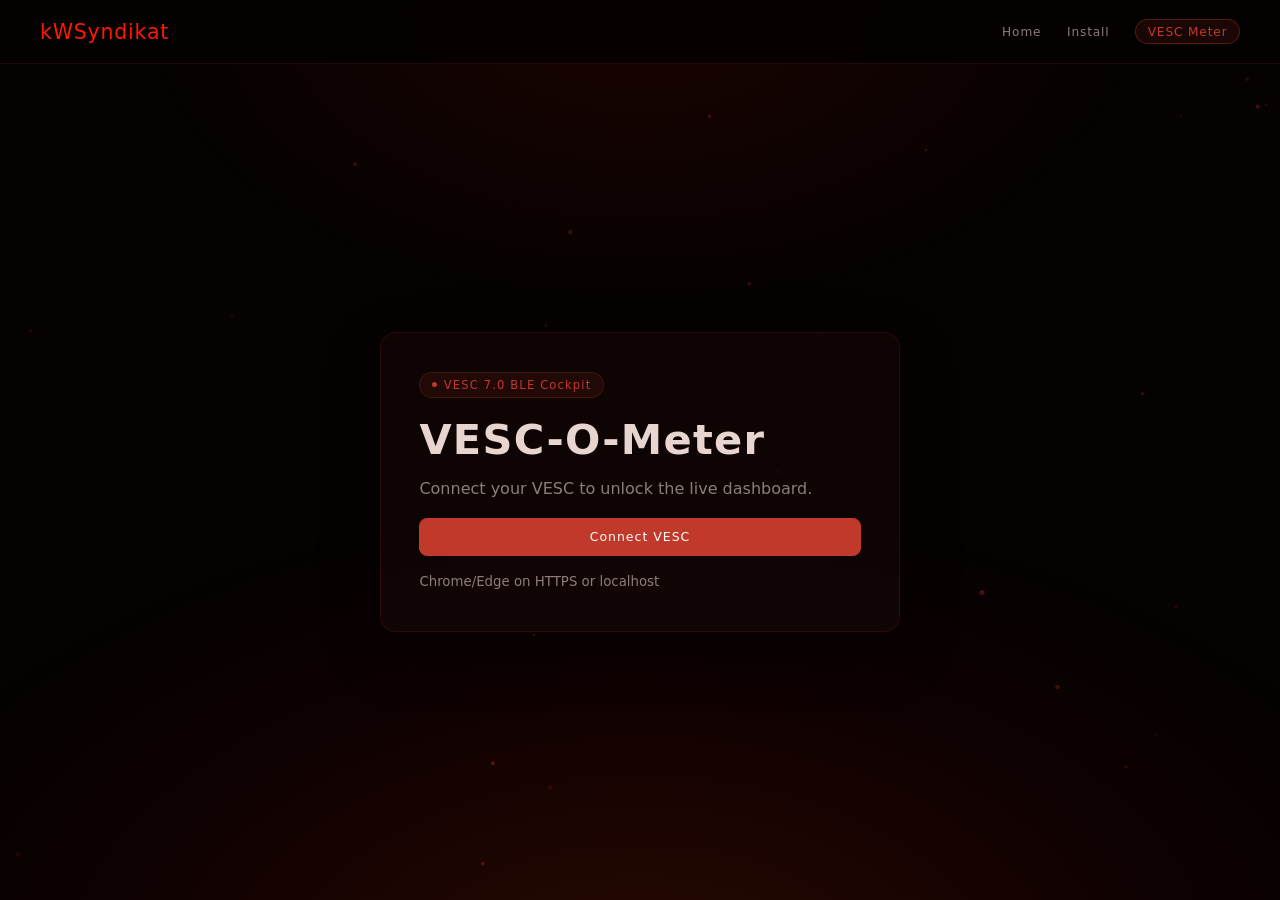
<file: vescometer.html>
<!doctype html>
<html lang="de">
<head>
  <meta charset="utf-8">
  <meta name="viewport" content="width=device-width, initial-scale=1, viewport-fit=cover">
  <meta name="theme-color" content="#060202">
  <title>kWSyndikat VESC-O-Meter</title>
  <link rel="stylesheet" href="styles.css">
</head>
<body>
  <canvas id="hellbg" aria-hidden="true"></canvas>
  <div class="heat-top" aria-hidden="true"></div>
  <div class="heat-bottom" aria-hidden="true"></div>

  <nav class="nav">
    <a class="nav-logo" href="https://kwsyndikat.github.io/">kWSyndikat</a>
    <div class="nav-links">
      <a href="https://kwsyndikat.github.io/">Home</a>
      <a href="https://kwsyndikat.github.io/#install">Install</a>
      <a class="nav-pill" href="vescometer.html">VESC Meter</a>
    </div>
  </nav>

  <main class="meter-page">
    <section id="connectGate" class="connect-gate" aria-label="VESC Verbindung">
      <div class="gate-card">
        <div class="hero-chip"><span class="chip-dot"></span>VESC 7.0 BLE Cockpit</div>
        <h1>VESC-O-Meter</h1>
        <p>Connect your VESC to unlock the live dashboard.</p>
        <button id="connectButton" class="btn btn-red gate-connect" type="button" title="VESC per BLE verbinden" aria-label="VESC per BLE verbinden">Connect VESC</button>
        <small id="gateState">Chrome/Edge on HTTPS or localhost</small>
      </div>
    </section>

    <section class="dash-subsite" aria-label="VESC-O-Meter Dashboard">
      <header class="dash-head">
        <div>
          <div class="hero-chip"><span class="chip-dot"></span>VESC 7.0 BLE Cockpit</div>
          <h1>VESC-O-Meter</h1>
        </div>
        <div class="actions">
          <button id="profileButton" class="btn btn-outline" type="button" title="Profile anzeigen" aria-label="Profile anzeigen">Profiles</button>
          <button id="disconnectButton" class="btn btn-red" type="button" title="VESC trennen" aria-label="VESC trennen">Disconnect</button>
        </div>
      </header>

      <section class="cockpit">
        <article class="speed-card">
          <div class="status-row">
            <span id="connectionState" class="state-pill offline">Offline</span>
            <span id="packetState">Hold km/h for GPS</span>
          </div>

          <button id="speedHold" class="speed-button" type="button" aria-label="Geschwindigkeitsquelle halten zum Wechseln">
            <svg class="speed-ring" viewBox="0 0 240 240" role="img" aria-label="Speed gauge">
              <circle class="ring-bg" cx="120" cy="120" r="99"></circle>
              <circle id="speedArc" class="ring-value" cx="120" cy="120" r="99"></circle>
            </svg>
            <span class="hold-progress" aria-hidden="true"></span>
            <span class="speed-readout">
              <span id="speedValue">0</span>
              <small id="speedSource">VESC km/h</small>
            </span>
          </button>

          <div class="voltage-block">
            <div>
              <span>Battery Voltage</span>
              <strong><span id="batteryValue">--</span> V</strong>
            </div>
            <div class="battery-shell" aria-hidden="true">
              <div id="batteryFill" class="battery-fill"></div>
            </div>
            <div class="battery-details">
              <strong id="batteryPercent">--%</strong>
              <small id="batteryRange">waiting for VESC limits</small>
            </div>
          </div>
        </article>

        <article class="priority-grid">
          <div class="readout wide">
            <span>Power</span>
            <strong><span id="powerValue">--</span> W</strong>
          </div>
          <div class="readout">
            <span>Current</span>
            <strong><span id="currentValue">--</span> A</strong>
          </div>
          <div class="readout">
            <span>Duty</span>
            <strong><span id="dutyValue">--</span>%</strong>
          </div>
          <div class="readout">
            <span>ESC</span>
            <strong><span id="escTemp">--</span>C</strong>
          </div>
          <div class="readout">
            <span>Motor</span>
            <strong><span id="motorTemp">--</span>C</strong>
          </div>
        </article>
      </section>

      <section class="compact-telemetry" aria-label="Weitere Telemetrie">
        <article>
          <span>Trip</span>
          <strong><span id="distanceValue">0.00</span> km</strong>
        </article>
        <article>
          <span>Ah Drawn</span>
          <strong><span id="ahValue">0.000</span> Ah</strong>
        </article>
        <article>
          <span>Consumption</span>
          <strong><span id="consumptionValue">--</span></strong>
          <small>Wh/km</small>
        </article>
        <article>
          <span>Mosfet Heat</span>
          <strong><span id="mosfetNow">--</span>C</strong>
          <small>avg <span id="mosfetAvg">--</span> / max <span id="mosfetMax">--</span></small>
        </article>
        <article>
          <span>RPM</span>
          <strong><span id="rpmValue">--</span></strong>
        </article>
        <article>
          <span>Wh Trip</span>
          <strong><span id="whTrip">0.0</span></strong>
        </article>
      </section>

      <section class="config-strip" aria-label="Automatisch gelesene VESC-Konfiguration">
        <div>
          <span>Motor poles</span>
          <strong id="configPoles">auto</strong>
        </div>
        <div>
          <span>Gear</span>
          <strong id="configGear">auto</strong>
        </div>
        <div>
          <span>Wheel</span>
          <strong id="configWheel">auto</strong>
        </div>
        <div>
          <span>App cfg</span>
          <strong id="configApp">pending</strong>
        </div>
        <div>
          <span>Battery</span>
          <strong id="configBattery">auto</strong>
        </div>
      </section>

      <aside id="profilePanel" class="profile-panel" aria-label="VESC Profile">
        <div class="profile-head">
          <div>
            <span>Swipe panel</span>
            <strong>Profiles</strong>
          </div>
          <button id="profileClose" class="btn btn-outline" type="button">Close</button>
        </div>
        <div id="profileList" class="profile-list">
          <article class="profile-card panic">
            <span>Safety Template</span>
            <strong>VESCOMETERPANIC</strong>
            <small>22 km/h forward/reverse, 500 W out. Writes require confirmation.</small>
            <div class="profile-actions">
              <button id="panicUntilReboot" class="btn btn-outline" type="button">Until Reboot</button>
              <button id="panicPermanent" class="btn btn-red" type="button">Use Permanently</button>
            </div>
          </article>
        </div>
        <small id="profileState">Swipe left from dashboard or tap Profiles.</small>
      </aside>
    </section>
  </main>

  <script src="app.js"></script>
</body>
</html>
</file>
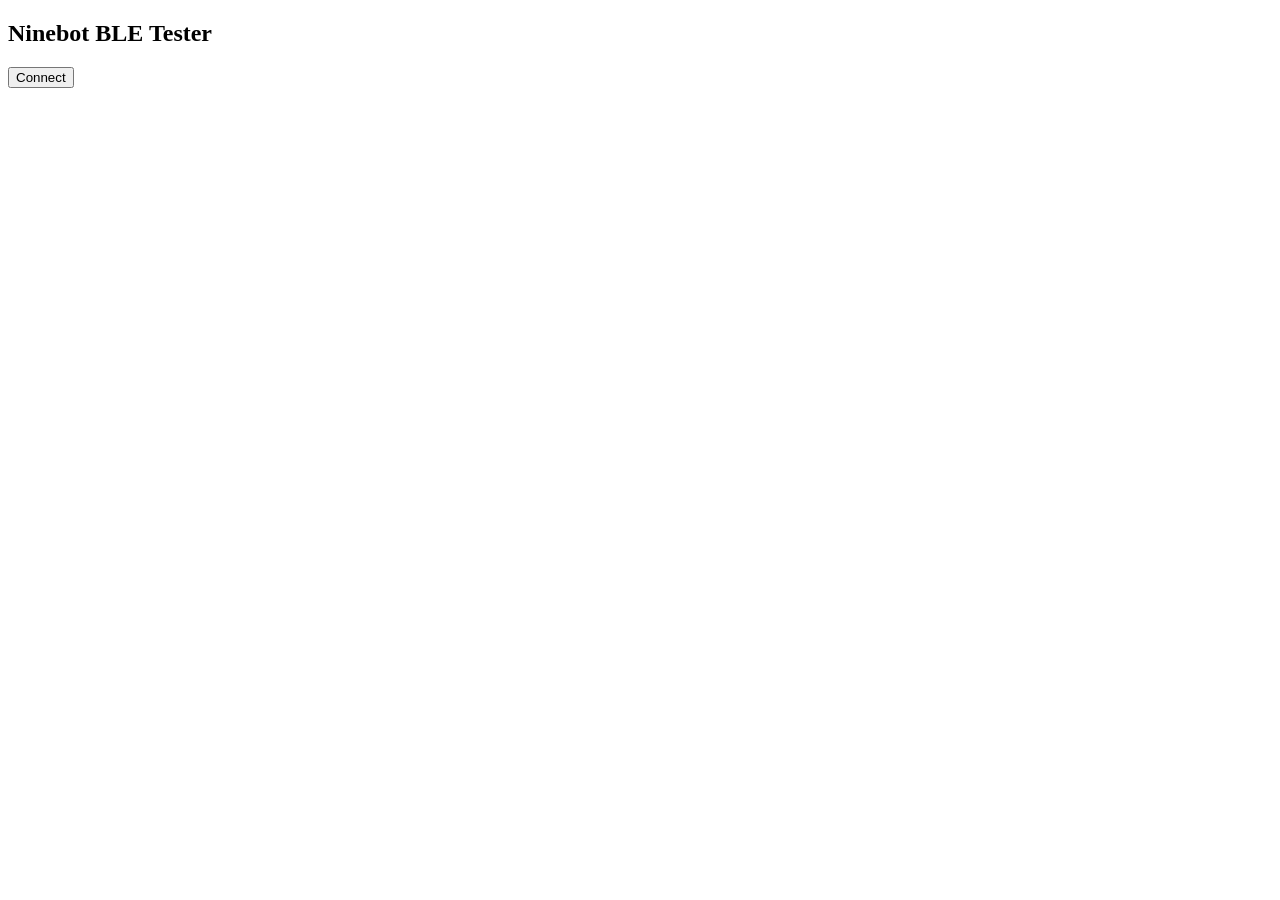
<file: x.html>
<!DOCTYPE html>
<html>
<head>
  <meta charset="UTF-8">
  <title>Ninebot BLE Tester</title>
</head>
<body>

<h2>Ninebot BLE Tester</h2>
<button onclick="connect()">Connect</button>

<pre id="log"></pre>

<script>
let device, server;

function log(msg) {
  document.getElementById("log").textContent += msg + "\n";
}

async function connect() {
  try {
    log("Scanning...");

    device = await navigator.bluetooth.requestDevice({
      acceptAllDevices: true,
      optionalServices: [
        "6e400001-b5a3-f393-e0a9-e50e24dcca9e",
        "6e400001-0000-0000-006e-696e65626f74"
      ]
    });

    log("Connecting...");
    server = await device.gatt.connect();

    const services = await server.getPrimaryServices();

    for (const service of services) {
      log("Service: " + service.uuid);

      const chars = await service.getCharacteristics();

      for (const char of chars) {
        log("  Char: " + char.uuid);

        // Notifications
        if (char.properties.notify) {
          await char.startNotifications();
          char.addEventListener('characteristicvaluechanged', e => {
            const val = new Uint8Array(e.target.value.buffer);
            log("RX: " + toHex(val));
          });
        }

        // Try sending if writable
        if (char.properties.write || char.properties.writeWithoutResponse) {
          await tryCommands(char);
        }
      }
    }

  } catch (e) {
    log("ERROR: " + e);
  }
}

async function tryCommands(char) {
  const commands = [
    [0x3E, 0x21, 0x01, 0x00],
    [0x3E, 0x21, 0x5B, 0x00],
    [0x55, 0xAA],
    [0x5A, 0xA5, 0x00, 0x3E, 0x21, 0x5B, 0x00]
  ];

  for (const cmd of commands) {
    try {
      log("TX: " + toHex(cmd));
      await char.writeValueWithoutResponse(new Uint8Array(cmd));
      await sleep(300);
    } catch (e) {
      try {
        await char.writeValue(new Uint8Array(cmd));
      } catch {}
    }
  }
}

function toHex(arr) {
  return Array.from(arr).map(b => b.toString(16).padStart(2, '0')).join(' ');
}

function sleep(ms) {
  return new Promise(r => setTimeout(r, ms));
}
</script>

</body>
</html>
</file>
<file: web/css/style.css>
:root {
  --bg: #070a10;
  --card: #101624;
  --line: #1e2638;
  --text: #e8ecf4;
  --muted: #7a869f;
  --accent: #3dff9c;
  --accent2: #4db8ff;
  --warn: #ffb84d;
  --radius: 14px;
  font-family: "Segoe UI", system-ui, sans-serif;
}

* {
  box-sizing: border-box;
}

body {
  margin: 0;
  min-height: 100dvh;
  background: radial-gradient(1200px 800px at 50% -20%, #152238 0%, var(--bg) 55%);
  color: var(--text);
  -webkit-font-smoothing: antialiased;
}

.app {
  max-width: 520px;
  margin: 0 auto;
  padding: 16px 16px 32px;
}

.top {
  display: flex;
  justify-content: space-between;
  align-items: center;
  margin-bottom: 8px;
}

.brand {
  font-weight: 700;
  letter-spacing: 0.04em;
  font-size: 1.1rem;
}

.brand .muted {
  color: var(--muted);
  font-weight: 500;
}

.basic-toggle {
  display: flex;
  align-items: center;
  gap: 8px;
  font-size: 0.85rem;
  color: var(--muted);
  cursor: pointer;
  user-select: none;
}

.hero {
  position: relative;
  text-align: center;
  padding: 8px 0 16px;
}

#gauge {
  display: block;
  margin: 0 auto;
  filter: drop-shadow(0 12px 28px rgba(61, 255, 156, 0.12));
}

.speed-readout {
  margin-top: -48px;
  position: relative;
  z-index: 2;
  font-variant-numeric: tabular-nums;
}

.speed-readout span#speedDisplay {
  font-size: 3.2rem;
  font-weight: 700;
  letter-spacing: -0.03em;
  background: linear-gradient(180deg, #fff 30%, #9fb6d8);
  -webkit-background-clip: text;
  background-clip: text;
  color: transparent;
}

.unit {
  display: block;
  font-size: 0.85rem;
  color: var(--muted);
  margin-top: -4px;
}

.sub-stats {
  display: grid;
  grid-template-columns: repeat(2, 1fr);
  gap: 10px;
  margin-top: 20px;
  font-size: 0.9rem;
}

.sub-stats .lbl {
  display: block;
  color: var(--muted);
  font-size: 0.75rem;
  text-transform: uppercase;
  letter-spacing: 0.06em;
}

.sub-stats strong {
  color: var(--accent);
  font-size: 1.15rem;
}

.grid {
  display: flex;
  flex-direction: column;
  gap: 12px;
  margin-top: 8px;
}

.card {
  background: var(--card);
  border: 1px solid var(--line);
  border-radius: var(--radius);
  padding: 14px 16px;
}

.card h3 {
  margin: 0 0 12px;
  font-size: 0.95rem;
  font-weight: 600;
  color: var(--muted);
  text-transform: uppercase;
  letter-spacing: 0.08em;
}

.kv {
  display: grid;
  grid-template-columns: 1fr auto;
  gap: 8px 12px;
  margin: 0;
  font-size: 0.9rem;
}

.kv dt {
  color: var(--muted);
  margin: 0;
}

.kv dd {
  margin: 0;
  font-weight: 600;
  text-align: right;
}

.row {
  display: flex;
  justify-content: space-between;
  align-items: center;
  margin-bottom: 10px;
  gap: 10px;
}

.seg {
  display: inline-flex;
  border-radius: 10px;
  overflow: hidden;
  border: 1px solid var(--line);
}

.seg button {
  border: none;
  background: transparent;
  color: var(--muted);
  padding: 8px 14px;
  cursor: pointer;
  font-weight: 600;
}

.seg button.active {
  background: rgba(61, 255, 156, 0.15);
  color: var(--accent);
}

.slider-row {
  flex-direction: column;
  align-items: stretch;
}

.slider-row label {
  font-size: 0.85rem;
  color: var(--muted);
}

input[type="range"] {
  width: 100%;
  accent-color: var(--accent);
}

.hint {
  font-size: 0.75rem;
  color: var(--muted);
  line-height: 1.4;
  margin: 8px 0 0;
}

.btn-row {
  display: flex;
  flex-wrap: wrap;
  gap: 8px;
  margin-top: 10px;
}

.connect {
  margin: 20px 0;
  display: flex;
  flex-wrap: wrap;
  gap: 10px;
  align-items: center;
}

.status {
  flex: 1 1 100%;
  margin: 0;
  font-size: 0.8rem;
  color: var(--muted);
}

button.primary {
  background: linear-gradient(135deg, var(--accent) 0%, #1fc87a 100%);
  color: #03120a;
  border: none;
  padding: 12px 20px;
  border-radius: 12px;
  font-weight: 700;
  cursor: pointer;
  box-shadow: 0 8px 24px rgba(61, 255, 156, 0.25);
}

button.secondary {
  background: #1a2334;
  color: var(--text);
  border: 1px solid var(--line);
  padding: 10px 16px;
  border-radius: 10px;
  cursor: pointer;
  font-weight: 600;
}

button.ghost {
  background: transparent;
  border: 1px solid var(--line);
  color: var(--muted);
  padding: 8px 12px;
  border-radius: 8px;
  cursor: not-allowed;
}

button:disabled {
  opacity: 0.45;
  cursor: not-allowed;
}

.full-only {
  display: flex;
  flex-direction: column;
  gap: 12px;
}

body.basic-on .full-only {
  display: none;
}

body.basic-on #controlsCard .hint {
  display: none;
}

.muted-card h3 {
  opacity: 0.7;
}

.small {
  font-size: 0.8rem;
}

.muted {
  color: var(--muted);
}

.foot {
  margin-top: 24px;
  padding-top: 16px;
  border-top: 1px solid var(--line);
}

code {
  font-size: 0.78em;
  background: #0c1018;
  padding: 2px 6px;
  border-radius: 6px;
}
</file>
<file: styles.css>
@font-face {
  font-family: "DxrkFont";
  src: url("https://files.catbox.moe/u8vo6e.ttf") format("truetype");
  font-display: swap;
}

@font-face {
  font-family: "DxrkBody";
  src: url("https://files.catbox.moe/4bsmy6.ttf") format("opentype");
  font-display: swap;
}

:root {
  color-scheme: dark;
  --r: #c0392b;
  --r2: #8b0000;
  --r3: #e84030;
  --bg: #060202;
  --surface: rgba(18, 5, 5, 0.88);
  --surface2: rgba(26, 7, 7, 0.92);
  --text: #e8d5d0;
  --text2: rgba(232, 213, 208, 0.58);
  --text3: rgba(232, 213, 208, 0.3);
  --border: rgba(192, 57, 43, 0.15);
  --border2: rgba(192, 57, 43, 0.38);
  --rad: 16px;
  --rad2: 12px;
  --rad3: 8px;
  --nav-h: 64px;
  font-family: "DxrkFont", system-ui, sans-serif;
}

* {
  box-sizing: border-box;
  margin: 0;
  padding: 0;
}

html {
  min-height: 100%;
  overflow-x: hidden;
  -webkit-font-smoothing: antialiased;
}

body {
  min-height: 100svh;
  overflow-x: hidden;
  background: var(--bg);
  color: var(--text);
}

body.connected .connect-gate {
  display: none;
}

body:not(.connected) .dash-subsite {
  display: none;
}

body.panic-shake .meter-page {
  animation: panicShake 420ms cubic-bezier(.36,.07,.19,.97) both;
}

button {
  border: 0;
  font: inherit;
}

canvas#hellbg {
  position: fixed;
  inset: 0;
  width: 100%;
  height: 100%;
  pointer-events: none;
  z-index: 0;
}

.heat-bottom,
.heat-top {
  position: fixed;
  left: 50%;
  pointer-events: none;
  transform: translateX(-50%);
  z-index: 0;
}

.heat-bottom {
  bottom: -10vh;
  width: 130vw;
  height: 55vh;
  background: radial-gradient(ellipse at 50% 100%, rgba(180, 40, 0, 0.2), rgba(120, 0, 0, 0.08) 45%, transparent 70%);
  animation: breathe 6s ease-in-out infinite;
}

.heat-top {
  top: 0;
  width: 80vw;
  height: 35vh;
  background: radial-gradient(ellipse at 50% 0%, rgba(150, 20, 0, 0.14), transparent 70%);
  animation: breathe 9s ease-in-out infinite reverse;
}

@keyframes breathe {
  0%, 100% { opacity: 0.6; }
  50% { opacity: 1; }
}

.nav {
  position: fixed;
  top: 0;
  left: 0;
  right: 0;
  z-index: 10;
  height: var(--nav-h);
  display: flex;
  align-items: center;
  justify-content: space-between;
  gap: 1rem;
  padding: 0 clamp(1rem, 4vw, 2.5rem);
  border-bottom: 1px solid var(--border);
  background: rgba(4, 1, 1, 0.82);
  backdrop-filter: blur(18px);
  font-family: "DxrkBody", system-ui, sans-serif;
}

.nav-logo {
  color: #ff1800;
  font-size: 1.28rem;
  letter-spacing: 0.04em;
  text-decoration: none;
  white-space: nowrap;
}

.nav-links {
  display: flex;
  align-items: center;
  gap: clamp(0.55rem, 2vw, 1.7rem);
}

.nav-links a {
  color: var(--text2);
  font-size: 0.76rem;
  letter-spacing: 0.07em;
  text-decoration: none;
}

.nav-pill {
  border: 1px solid var(--border2);
  border-radius: 20px;
  padding: 0.28rem 0.72rem;
  background: rgba(192, 57, 43, 0.12);
  color: var(--r) !important;
}

.meter-page {
  position: relative;
  z-index: 2;
  min-height: 100svh;
  padding: calc(var(--nav-h) + env(safe-area-inset-top)) clamp(0.55rem, 2.4vw, 1.4rem) env(safe-area-inset-bottom);
}

.dash-subsite {
  min-height: calc(100svh - var(--nav-h));
  max-width: 1180px;
  margin: 0 auto;
  display: grid;
  grid-template-rows: auto minmax(0, 1fr) auto auto;
  gap: clamp(0.45rem, 1.4svh, 0.85rem);
  padding: clamp(0.55rem, 1.3svh, 1.1rem) 0;
}

.connect-gate {
  min-height: calc(100svh - var(--nav-h));
  display: grid;
  place-items: center;
  padding: clamp(1rem, 4vw, 2rem) 0;
}

.gate-card {
  width: min(520px, calc(100vw - 1.2rem));
  display: grid;
  gap: 1rem;
  justify-items: start;
  border: 1px solid var(--border);
  border-radius: var(--rad);
  padding: clamp(1.3rem, 7vw, 2.4rem);
  background: var(--surface);
  box-shadow: 0 18px 60px rgba(0, 0, 0, 0.3);
}

.gate-card p,
.gate-card small {
  color: var(--text2);
  font-family: "DxrkBody", system-ui, sans-serif;
  line-height: 1.55;
}

.gate-connect {
  width: 100%;
  min-height: 48px;
}

.dash-head {
  display: flex;
  align-items: end;
  justify-content: space-between;
  gap: 0.8rem;
  min-width: 0;
}

.hero-chip {
  display: inline-flex;
  align-items: center;
  gap: 0.45rem;
  width: fit-content;
  margin-bottom: 0.35rem;
  border: 1px solid rgba(192, 57, 43, 0.22);
  border-radius: 999px;
  padding: 0.32rem 0.7rem;
  background: rgba(192, 57, 43, 0.1);
  color: var(--r);
  font-family: "DxrkBody", system-ui, sans-serif;
  font-size: clamp(0.58rem, 2.3vw, 0.72rem);
  letter-spacing: 0.1em;
  white-space: nowrap;
}

.chip-dot {
  width: 5px;
  height: 5px;
  border-radius: 50%;
  background: var(--r);
  animation: blink 2.2s ease-in-out infinite;
}

@keyframes blink {
  0%, 100% { opacity: 0.35; }
  50% { opacity: 1; }
}

h1 {
  color: var(--text);
  font-size: clamp(1.35rem, 6vw, 2.6rem);
  line-height: 1;
  letter-spacing: 0.03em;
}

.actions {
  display: flex;
  justify-content: flex-end;
  gap: 0.5rem;
}

.btn {
  display: inline-flex;
  align-items: center;
  justify-content: center;
  min-height: 38px;
  border-radius: var(--rad3);
  padding: 0.55rem 0.9rem;
  cursor: pointer;
  font-family: "DxrkBody", system-ui, sans-serif;
  font-size: 0.78rem;
  letter-spacing: 0.08em;
  text-decoration: none;
  transition: transform 0.2s, box-shadow 0.25s, background 0.22s, border-color 0.22s, color 0.22s;
}

.btn-red {
  border: 1px solid var(--r);
  background: var(--r);
  color: #fff;
}

.btn-outline {
  border: 1px solid var(--border2);
  background: transparent;
  color: var(--text2);
}

.cockpit {
  min-height: 0;
  display: grid;
  grid-template-columns: minmax(0, 1.15fr) minmax(280px, 0.85fr);
  gap: clamp(0.45rem, 1.5vw, 0.85rem);
}

.speed-card,
.priority-grid,
.compact-telemetry article,
.config-strip {
  border: 1px solid var(--border);
  border-radius: var(--rad);
  background: var(--surface);
  box-shadow: 0 18px 60px rgba(0, 0, 0, 0.26);
}

.speed-card {
  min-height: 0;
  display: grid;
  grid-template-rows: auto minmax(170px, 1fr) auto;
  gap: clamp(0.45rem, 1.2svh, 0.8rem);
  padding: clamp(0.6rem, 1.6svh, 1rem);
  overflow: hidden;
}

.status-row {
  display: flex;
  align-items: center;
  gap: 0.55rem;
  min-width: 0;
  color: var(--text2);
  font-family: "DxrkBody", system-ui, sans-serif;
  font-size: clamp(0.68rem, 2.2vw, 0.82rem);
}

#packetState {
  min-width: 0;
  overflow: hidden;
  text-overflow: ellipsis;
  white-space: nowrap;
}

.state-pill {
  flex: 0 0 auto;
  display: inline-flex;
  align-items: center;
  border-radius: 999px;
  padding: 0.25rem 0.55rem;
  border: 1px solid var(--border2);
  background: rgba(192, 57, 43, 0.1);
  color: var(--r);
  font-size: 0.62rem;
  letter-spacing: 0.08em;
}

.state-pill.online {
  color: #e8d5d0;
  border-color: rgba(232, 213, 208, 0.34);
}

.state-pill.demo {
  color: #ff6b5c;
}

.speed-button {
  position: relative;
  display: grid;
  place-items: center;
  min-height: 0;
  border-radius: var(--rad2);
  background: radial-gradient(ellipse at 50% 52%, rgba(192, 57, 43, 0.13), transparent 64%);
  color: var(--text);
  cursor: pointer;
  overflow: hidden;
  touch-action: manipulation;
  -webkit-tap-highlight-color: transparent;
}

.speed-button.holding {
  animation: speedPulse 0.72s ease-in-out infinite alternate;
}

.speed-button.gps-active {
  background: radial-gradient(ellipse at 50% 52%, rgba(232, 64, 48, 0.2), rgba(192, 57, 43, 0.05) 48%, transparent 68%);
}

@keyframes speedPulse {
  from { transform: scale(1); filter: drop-shadow(0 0 0 rgba(192, 57, 43, 0)); }
  to { transform: scale(1.015); filter: drop-shadow(0 0 26px rgba(192, 57, 43, 0.34)); }
}

.speed-ring {
  width: min(100%, 49svh, 430px);
  max-height: 100%;
  aspect-ratio: 1;
  transform: rotate(-90deg);
}

.ring-bg,
.ring-value {
  fill: none;
  stroke-width: 15;
}

.ring-bg {
  stroke: rgba(232, 213, 208, 0.08);
}

.ring-value {
  stroke: var(--r);
  stroke-linecap: round;
  stroke-dasharray: 622;
  stroke-dashoffset: 622;
  filter: drop-shadow(0 0 18px rgba(192, 57, 43, 0.62));
  transition: stroke-dashoffset 220ms ease;
}

.hold-progress {
  position: absolute;
  inset: 9%;
  border-radius: 50%;
  background: conic-gradient(rgba(232, 64, 48, 0.55) var(--hold, 0%), transparent 0);
  opacity: 0;
  transition: opacity 160ms;
  mask: radial-gradient(circle, transparent 64%, #000 65%);
}

.speed-button.holding .hold-progress {
  opacity: 1;
}

.speed-readout {
  position: absolute;
  display: grid;
  justify-items: center;
  pointer-events: none;
}

.speed-readout span {
  font-size: clamp(4.1rem, 20svh, 10rem);
  line-height: 0.84;
  color: #fff4f1;
  font-variant-numeric: tabular-nums;
  letter-spacing: 0.02em;
}

.speed-readout small {
  margin-top: 0.25rem;
  color: var(--text2);
  font-family: "DxrkBody", system-ui, sans-serif;
  font-size: clamp(0.66rem, 2.5vw, 0.9rem);
  letter-spacing: 0.17em;
  text-transform: uppercase;
}

.voltage-block {
  display: grid;
  gap: 0.4rem;
  min-width: 0;
  font-family: "DxrkBody", system-ui, sans-serif;
}

.voltage-block > div:first-child {
  display: flex;
  align-items: end;
  justify-content: space-between;
  gap: 0.7rem;
}

.voltage-block span,
.readout span,
.compact-telemetry span,
.config-strip span {
  color: var(--text2);
  font-family: "DxrkBody", system-ui, sans-serif;
  font-size: clamp(0.58rem, 2.2vw, 0.72rem);
  letter-spacing: 0.11em;
  text-transform: uppercase;
}

.voltage-block strong {
  color: var(--text);
  font-size: clamp(1.35rem, 5vw, 2rem);
  line-height: 1;
  font-variant-numeric: tabular-nums;
}

.voltage-block small,
.compact-telemetry small {
  color: var(--text3);
  font-family: "DxrkBody", system-ui, sans-serif;
  font-size: 0.68rem;
  letter-spacing: 0.06em;
}

.battery-details {
  display: flex;
  align-items: center;
  justify-content: space-between;
  gap: 0.6rem;
  min-width: 0;
}

.battery-details strong {
  color: #fff4f1;
  font-family: "DxrkBody", system-ui, sans-serif;
  font-size: clamp(0.92rem, 3.4vw, 1.25rem);
  white-space: nowrap;
}

.battery-shell {
  height: 10px;
  border: 1px solid var(--border2);
  border-radius: 999px;
  background: rgba(232, 213, 208, 0.05);
  overflow: hidden;
}

.battery-fill {
  width: 0%;
  height: 100%;
  border-radius: inherit;
  background: linear-gradient(90deg, #8b0000, #c0392b, #e8d5d0);
  transition: width 220ms ease;
}

.priority-grid {
  min-height: 0;
  display: grid;
  grid-template-columns: 1fr 1fr;
  gap: clamp(0.42rem, 1.2svh, 0.7rem);
  padding: clamp(0.55rem, 1.5svh, 0.85rem);
  background: var(--surface2);
}

.readout {
  min-width: 0;
  min-height: clamp(72px, 13svh, 130px);
  display: grid;
  align-content: space-between;
  gap: 0.45rem;
  border: 1px solid rgba(192, 57, 43, 0.12);
  border-radius: var(--rad3);
  padding: clamp(0.55rem, 1.5svh, 0.85rem);
  background: rgba(192, 57, 43, 0.045);
}

.readout.wide {
  grid-column: 1 / -1;
  min-height: clamp(90px, 17svh, 155px);
}

.readout strong {
  color: #fff4f1;
  font-size: clamp(1.55rem, 7.5svh, 4.3rem);
  line-height: 0.92;
  font-variant-numeric: tabular-nums;
  overflow-wrap: anywhere;
}

.compact-telemetry {
  min-height: 0;
  display: grid;
  grid-template-columns: repeat(6, minmax(0, 1fr));
  gap: clamp(0.4rem, 1vw, 0.7rem);
}

.compact-telemetry article {
  min-width: 0;
  min-height: clamp(58px, 9svh, 86px);
  display: grid;
  align-content: center;
  gap: 0.18rem;
  padding: clamp(0.5rem, 1.3svh, 0.75rem);
  overflow: hidden;
}

.compact-telemetry strong {
  color: var(--text);
  font-size: clamp(1rem, 3.1svh, 1.65rem);
  line-height: 1;
  font-variant-numeric: tabular-nums;
  white-space: nowrap;
}

.config-strip {
  display: grid;
  grid-template-columns: repeat(5, minmax(0, 1fr));
  gap: 1px;
  overflow: hidden;
  background: rgba(192, 57, 43, 0.08);
}

.config-strip div {
  min-width: 0;
  display: grid;
  gap: 0.18rem;
  padding: clamp(0.42rem, 1.2svh, 0.65rem) clamp(0.5rem, 1.8vw, 0.8rem);
  background: rgba(18, 5, 5, 0.9);
}

.config-strip strong {
  min-width: 0;
  color: var(--text);
  font-family: "DxrkBody", system-ui, sans-serif;
  font-size: clamp(0.72rem, 2.5vw, 0.9rem);
  letter-spacing: 0.05em;
  overflow: hidden;
  text-overflow: ellipsis;
  white-space: nowrap;
}

.profile-panel {
  position: fixed;
  z-index: 12;
  inset: var(--nav-h) 0 0 auto;
  width: min(430px, 92vw);
  display: grid;
  grid-template-rows: auto 1fr auto;
  gap: 0.75rem;
  padding: 0.85rem;
  border-left: 1px solid var(--border2);
  background: rgba(8, 2, 2, 0.96);
  box-shadow: -24px 0 70px rgba(0, 0, 0, 0.44);
  transform: translateX(104%);
  transition: transform 260ms ease;
  backdrop-filter: blur(18px);
}

.profile-panel.open {
  transform: translateX(0);
}

.profile-head {
  display: flex;
  align-items: center;
  justify-content: space-between;
  gap: 1rem;
}

.profile-head span,
.profile-card span,
#profileState {
  color: var(--text2);
  font-family: "DxrkBody", system-ui, sans-serif;
  font-size: 0.72rem;
  letter-spacing: 0.1em;
  text-transform: uppercase;
}

.profile-head strong {
  display: block;
  color: var(--text);
  font-size: 1.6rem;
  line-height: 1;
}

.profile-list {
  display: grid;
  align-content: start;
  gap: 0.7rem;
  overflow: auto;
}

.profile-card {
  display: grid;
  gap: 0.55rem;
  border: 1px solid var(--border);
  border-radius: var(--rad2);
  padding: 0.85rem;
  background: var(--surface);
}

.profile-card.panic {
  border-color: var(--border2);
  background: linear-gradient(180deg, rgba(192, 57, 43, 0.14), rgba(18, 5, 5, 0.9));
}

.profile-card strong {
  color: #fff4f1;
  font-size: 1.15rem;
  letter-spacing: 0.04em;
}

.profile-card small {
  color: var(--text2);
  font-family: "DxrkBody", system-ui, sans-serif;
  line-height: 1.45;
}

.profile-actions {
  display: grid;
  grid-template-columns: 1fr 1fr;
  gap: 0.45rem;
}

@keyframes panicShake {
  10%, 90% { transform: translateX(-1px); }
  20%, 80% { transform: translateX(2px); }
  30%, 50%, 70% { transform: translateX(-4px); }
  40%, 60% { transform: translateX(4px); }
}

@media (max-width: 840px) {
  :root {
    --nav-h: 58px;
  }

  .nav-links a:not(.nav-pill) {
    display: none;
  }

  .dash-subsite {
    grid-template-rows: auto minmax(0, 1fr) auto auto;
    gap: 0.42rem;
  }

  .dash-head {
    align-items: start;
  }

  .cockpit {
    grid-template-columns: 1fr;
    grid-template-rows: minmax(0, 1.1fr) auto;
  }

  .speed-card {
    grid-template-rows: auto minmax(150px, 1fr) auto;
    padding: 0.55rem;
  }

  .priority-grid {
    grid-template-columns: repeat(4, minmax(0, 1fr));
  }

  .readout,
  .readout.wide {
    grid-column: auto;
    min-height: clamp(54px, 8.5svh, 76px);
  }

  .readout.wide {
    grid-column: span 2;
  }

  .readout strong {
    font-size: clamp(1.12rem, 4.7svh, 2.15rem);
  }

  .compact-telemetry {
    grid-template-columns: repeat(3, minmax(0, 1fr));
  }

  .compact-telemetry article {
    min-height: clamp(48px, 7.5svh, 62px);
  }
}

@media (max-width: 520px) {
  .meter-page {
    padding-left: 0.48rem;
    padding-right: 0.48rem;
  }

  .nav {
    padding: 0 0.8rem;
  }

  .nav-logo {
    font-size: 1.05rem;
  }

  .dash-head {
    gap: 0.55rem;
  }

  .actions {
    flex-direction: column;
    gap: 0.35rem;
  }

  .btn {
    min-height: 34px;
    padding: 0.45rem 0.62rem;
    font-size: 0.68rem;
  }

  .hero-chip {
    max-width: 58vw;
    overflow: hidden;
    text-overflow: ellipsis;
  }

  .priority-grid {
    grid-template-columns: repeat(3, minmax(0, 1fr));
    gap: 0.35rem;
    padding: 0.42rem;
  }

  .readout.wide {
    grid-column: span 1;
  }

  .readout {
    min-height: clamp(50px, 7.8svh, 64px);
    padding: 0.42rem;
  }

  .readout strong {
    font-size: clamp(1rem, 4.1svh, 1.65rem);
  }

  .compact-telemetry article:nth-child(n+4) {
    display: none;
  }

  .compact-telemetry article {
    min-height: 46px;
    padding: 0.42rem;
  }

  .config-strip {
    display: none;
  }
}

@media (max-height: 700px) and (max-width: 520px) {
  :root {
    --nav-h: 50px;
  }

  .nav-logo {
    font-size: 0.96rem;
  }

  .nav-pill {
    padding: 0.24rem 0.55rem;
  }

  .dash-subsite {
    padding-top: 0.35rem;
    gap: 0.34rem;
  }

  .hero-chip {
    display: none;
  }

  h1 {
    font-size: 1.08rem;
  }

  .btn {
    min-height: 30px;
    padding: 0.34rem 0.5rem;
  }

  .speed-card {
    max-height: 286px;
    grid-template-rows: auto minmax(126px, 1fr) auto;
    gap: 0.28rem;
  }

  .status-row {
    min-height: 22px;
  }

  .speed-ring {
    width: min(70vw, 30svh, 230px);
  }

  .speed-readout span {
    font-size: clamp(3.4rem, 15svh, 5.8rem);
  }

  .voltage-block {
    gap: 0.24rem;
  }

  .battery-shell {
    height: 7px;
  }

  .priority-grid {
    grid-template-columns: repeat(5, minmax(0, 1fr));
  }

  .readout,
  .readout.wide {
    min-height: 54px;
  }

  .readout strong {
    font-size: clamp(0.92rem, 3.8svh, 1.35rem);
  }

  .compact-telemetry {
    display: none;
  }

  .config-strip {
    display: none;
  }
}
</file>
